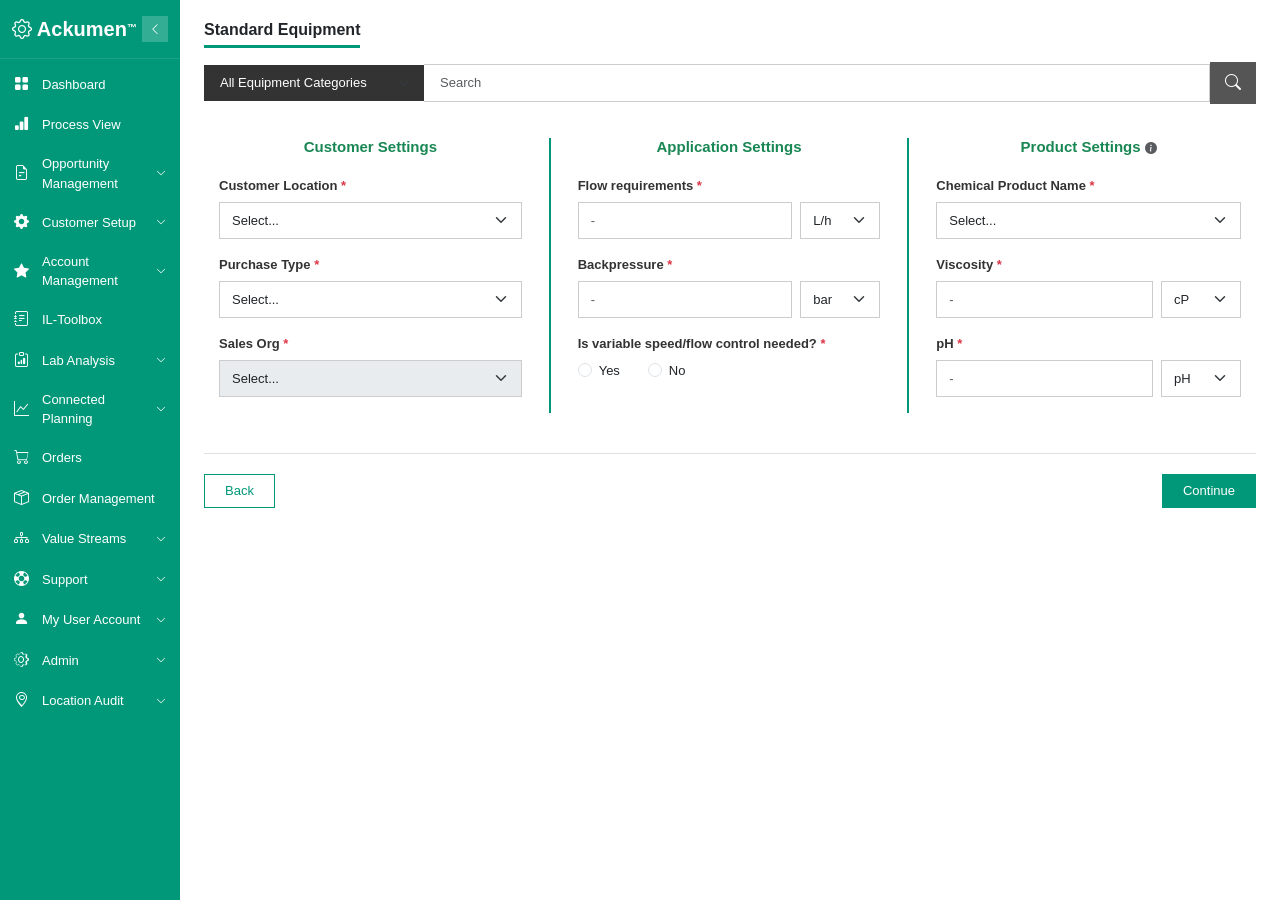
<file: pages/chemical-pump/index.html>
<!DOCTYPE html>
<html lang="en">
<head>
    <meta charset="UTF-8">
    <meta name="viewport" content="width=device-width, initial-scale=1.0">
    <title>Ackumen - Standard Equipment</title>
    <link href="https://cdn.jsdelivr.net/npm/bootstrap@5.3.0/dist/css/bootstrap.min.css" rel="stylesheet">
    <link href="https://cdn.jsdelivr.net/npm/bootstrap-icons@1.10.5/font/bootstrap-icons.css" rel="stylesheet">
    <link rel="stylesheet" href="chemical-pump.css">
</head>
<body>
    <!-- Sidebar -->
    <nav id="sidebar" class="sidebar">
        <div class="sidebar-header">
            <span class="brand-name"><i class="bi bi-gear"></i> Ackumen<sup>™</sup></span>
            <button class="sidebar-toggle" id="sidebarToggle">
                <i class="bi bi-chevron-left"></i>
            </button>
        </div>
        <ul class="sidebar-nav">
            <li class="nav-item">
                <a href="#"><i class="bi bi-grid-fill"></i><span>Dashboard</span></a>
            </li>
            <li class="nav-item">
                <a href="#"><i class="bi bi-bar-chart-fill"></i><span>Process View</span></a>
            </li>
            <li class="nav-item has-submenu">
                <a href="#"><i class="bi bi-file-earmark-text"></i><span>Opportunity Management</span><i class="bi bi-chevron-down ms-auto"></i></a>
            </li>
            <li class="nav-item has-submenu">
                <a href="#"><i class="bi bi-gear-fill"></i><span>Customer Setup</span><i class="bi bi-chevron-down ms-auto"></i></a>
            </li>
            <li class="nav-item has-submenu">
                <a href="#"><i class="bi bi-star-fill"></i><span>Account Management</span><i class="bi bi-chevron-down ms-auto"></i></a>
            </li>
            <li class="nav-item">
                <a href="#"><i class="bi bi-journal-text"></i><span>IL-Toolbox</span></a>
            </li>
            <li class="nav-item has-submenu">
                <a href="#"><i class="bi bi-clipboard-data"></i><span>Lab Analysis</span><i class="bi bi-chevron-down ms-auto"></i></a>
            </li>
            <li class="nav-item has-submenu">
                <a href="#"><i class="bi bi-graph-up"></i><span>Connected Planning</span><i class="bi bi-chevron-down ms-auto"></i></a>
            </li>
            <li class="nav-item">
                <a href="#"><i class="bi bi-cart"></i><span>Orders</span></a>
            </li>
            <li class="nav-item">
                <a href="#"><i class="bi bi-box-seam"></i><span>Order Management</span></a>
            </li>
            <li class="nav-item has-submenu">
                <a href="#"><i class="bi bi-diagram-3"></i><span>Value Streams</span><i class="bi bi-chevron-down ms-auto"></i></a>
            </li>
            <li class="nav-item has-submenu">
                <a href="#"><i class="bi bi-life-preserver"></i><span>Support</span><i class="bi bi-chevron-down ms-auto"></i></a>
            </li>
            <li class="nav-item has-submenu">
                <a href="#"><i class="bi bi-person-fill"></i><span>My User Account</span><i class="bi bi-chevron-down ms-auto"></i></a>
            </li>
            <li class="nav-item has-submenu">
                <a href="#"><i class="bi bi-gear"></i><span>Admin</span><i class="bi bi-chevron-down ms-auto"></i></a>
            </li>
            <li class="nav-item has-submenu">
                <a href="#"><i class="bi bi-geo-alt"></i><span>Location Audit</span><i class="bi bi-chevron-down ms-auto"></i></a>
            </li>
        </ul>
    </nav>

    <!-- Main Content Wrapper -->
    <div class="main-wrapper">
        <!-- Page Content -->
        <div class="page-content">
            <!-- Page Title -->
            <h5 class="page-title">Standard Equipment</h5>

            <!-- Search/Filter Bar -->
            <div class="filter-bar">
                <div class="category-dropdown">
                    <select class="form-select" id="categorySelect">
                        <option selected>All Equipment Categories</option>
                    </select>
                </div>
                <div class="search-input-wrapper">
                    <input type="text" class="form-control" placeholder="Search">
                </div>
                <button class="btn btn-search">
                    <i class="bi bi-search"></i>
                </button>
            </div>

            <!-- Settings Panel -->
            <div class="settings-panel">
                <div class="row">
                    <!-- Customer Settings -->
                    <div class="col-md-4">
                        <div class="settings-section">
                            <h6 class="section-title text-success">Customer Settings</h6>

                            <div class="form-group-custom">
                                <label class="form-label-custom">Customer Location <span class="required">*</span></label>
                                <select class="form-select" id="customerLocation">
                                    <option selected value="">Select...</option>
                                    <option value="gp-brewton">GP Brewton AL (US)</option>
                                    <option value="3m-brasil">3M Do Brasil Sumare SP (BR)</option>
                                    <option value="airuici-shanghai">Airuici Shanghai (CN)</option>
                                </select>
                            </div>

                            <div class="form-group-custom">
                                <label class="form-label-custom">Purchase Type <span class="required">*</span></label>
                                <select class="form-select" id="purchaseType">
                                    <option selected value="">Select...</option>
                                    <option value="resale">Capital/Expense</option>
                                    <option value="internal">Resale</option>
                                </select>
                            </div>

                            <div class="form-group-custom">
                                <label class="form-label-custom">Sales Org <span class="required">*</span></label>
                                <select class="form-select" id="salesOrg" disabled>
                                    <option selected value="">Select...</option>
                                </select>
                            </div>
                        </div>
                    </div>

                    <!-- Application Settings -->
                    <div class="col-md-4">
                        <div class="settings-section">
                            <h6 class="section-title text-success">Application Settings</h6>

                            <div class="form-group-custom">
                                <label class="form-label-custom">Flow requirements <span class="required">*</span></label>
                                <div class="input-with-unit">
                                    <input type="text" class="form-control" id="flowRequirements" placeholder="-">
                                    <select class="form-select unit-select" id="flowUnit">
                                        <option selected>L/h</option>
                                    </select>
                                </div>
                            </div>

                            <div class="form-group-custom">
                                <label class="form-label-custom">Backpressure <span class="required">*</span></label>
                                <div class="input-with-unit">
                                    <input type="text" class="form-control" id="backpressure" placeholder="-">
                                    <select class="form-select unit-select" id="pressureUnit">
                                        <option selected>bar</option>
                                    </select>
                                </div>
                            </div>

                            <div class="form-group-custom">
                                <label class="form-label-custom">Is variable speed/flow control needed? <span class="required">*</span></label>
                                <div class="radio-group">
                                    <div class="form-check form-check-inline">
                                        <input class="form-check-input" type="radio" name="variableSpeed" id="variableSpeedYes">
                                        <label class="form-check-label" for="variableSpeedYes">Yes</label>
                                    </div>
                                    <div class="form-check form-check-inline">
                                        <input class="form-check-input" type="radio" name="variableSpeed" id="variableSpeedNo">
                                        <label class="form-check-label" for="variableSpeedNo">No</label>
                                    </div>
                                </div>
                            </div>
                        </div>
                    </div>

                    <!-- Product Settings -->
                    <div class="col-md-4">
                        <div class="settings-section">
                            <h6 class="section-title text-success">Product Settings <i class="bi bi-info-circle-fill text-muted info-icon" data-bs-toggle="tooltip" data-bs-placement="top" data-bs-title="Auto-populated from database. Adjustments are welcome."></i></h6>

                            <div class="form-group-custom">
                                <label class="form-label-custom">Chemical Product Name <span class="required">*</span></label>
                                <select class="form-select" id="chemicalProduct">
                                    <option selected value="">Select...</option>
                                    <option value="product1">Product 1</option>
                                    <option value="product2">Product 2</option>
                                    <option value="product3">Product 3</option>
                                </select>
                            </div>

                            <div class="form-group-custom">
                                <label class="form-label-custom">Viscosity <span class="required">*</span></label>
                                <div class="input-with-unit">
                                    <input type="text" class="form-control" id="viscosity" placeholder="-">
                                    <select class="form-select unit-select">
                                        <option selected>cP</option>
                                    </select>
                                </div>
                            </div>

                            <div class="form-group-custom">
                                <label class="form-label-custom">pH <span class="required">*</span></label>
                                <div class="input-with-unit">
                                    <input type="text" class="form-control" id="phValue" placeholder="-">
                                    <select class="form-select unit-select">
                                        <option selected>pH</option>
                                    </select>
                                </div>
                            </div>
                        </div>
                    </div>
                </div>
            </div>

            <!-- Bottom Action Buttons -->
            <div class="bottom-actions">
                <a href="../eo/index.html" class="btn btn-outline-success btn-back">Back</a>
                <button class="btn btn-success btn-continue" id="continueBtn">Continue</button>
            </div>

            <!-- Recommendation Section (hidden initially) -->
            <div id="recommendationSection" class="recommendation-section" style="display: none;">
                <!-- CSE / Out-of-range Message -->
                <div id="cseMessage" class="cse-message" style="display: none;">
                    <p><strong>No standardized metering pump is available for this selection. Please modify your selection criteria or <a href="#">Click here</a> to proceed with a custom equipment order</strong></p>
                </div>

                <!-- Normal Recommendation Content -->
                <div id="recNormalContent">
                    <!-- Recommended Equipment -->
                    <div class="all-options-section" id="recommendedGroup">
                        <div class="all-options-header" data-bs-toggle="collapse" data-bs-target="#recommendedCollapse" aria-expanded="true" aria-controls="recommendedCollapse">
                            <span><i class="bi bi-chevron-right collapse-icon"></i> <span id="recommendedEquipmentTitle">Recommended Equipment (1)</span></span>
                        </div>
                        <div class="collapse show" id="recommendedCollapse">
                            <div class="all-options-body">
                                <div class="recommendation-card" id="recommendedEquipmentCard">
                                    <div class="rec-card-inner">
                                        <div class="rec-image">
                                            <img id="recEquipImage" src="../../assets/DDA.png" alt="Pump">
                                        </div>
                                        <div class="rec-details">
                                            <h6 id="recEquipName">Grundfos DDA-C FCM 17-10</h6>
                                            <div class="rec-detail-row">
                                                <span class="rec-label">SKU</span>
                                                <span class="rec-value" id="recEquipSKU">: 8000101</span>
                                            </div>
                                            <div class="rec-detail-row">
                                                <span class="rec-label">Lead Time</span>
                                                <span class="rec-value"><i class="bi bi-info-circle-fill text-muted"></i> : 30 days</span>
                                            </div>
                                            <div class="rec-detail-row" id="recEquipNote" style="display: none;">
                                                <span class="rec-label">Note</span>
                                                <span class="rec-value" id="recEquipNoteText"></span>
                                            </div>
                                        </div>
                                        <div class="rec-pricing">
                                            <div class="rec-detail-row">
                                                <span class="rec-label">Quantity</span>
                                                <span class="rec-value">: <input type="number" class="form-control form-control-sm d-inline-block quantity-input" value="1"></span>
                                            </div>
                                            <div class="rec-detail-row">
                                                <span class="rec-label">Recommended Price</span>
                                                <span class="rec-value"><i class="bi bi-info-circle-fill text-muted"></i> : <span id="recEquipPrice">1200</span> USD</span>
                                            </div>
                                            <div class="rec-detail-row">
                                                <span class="rec-label">Requested Price</span>
                                                <span class="rec-value"><i class="bi bi-info-circle-fill text-muted"></i>: <input type="number" class="form-control form-control-sm d-inline-block price-input" id="recEquipRequestedPrice" value="1400"> USD</span>
                                            </div>
                                        </div>
                                        <div class="rec-actions">
                                            <span class="badge bg-success recommended-badge">Recommended</span>
                                            <button class="btn btn-sm btn-success">Add to Cart</button>
                                            <button class="btn btn-sm btn-success">Order Now</button>
                                        </div>
                                    </div>
                                </div>
                            </div>
                        </div>
                    </div>
                    <!-- All Available Options (collapsible, closed by default) -->
                    <div class="all-options-section">
                        <div class="all-options-header" data-bs-toggle="collapse" data-bs-target="#allOptionsCollapse" aria-expanded="false" aria-controls="allOptionsCollapse">
                            <span><i class="bi bi-chevron-right collapse-icon"></i> All Available Options (9)</span>
                        </div>
                        <div class="collapse" id="allOptionsCollapse">
                            <div class="all-options-body">
                                <!-- DDA Family (Variable Speed) -->
                                <h6 class="all-options-subheader">DDA Family (Variable Speed)</h6>

                                <!-- Grundfos DDA-C FCM 17-10 -->
                                <div class="recommendation-card">
                                    <div class="rec-card-inner">
                                        <div class="rec-image">
                                            <img src="../../assets/DDA.png" alt="DDA Pump">
                                        </div>
                                        <div class="rec-details">
                                            <h6>Grundfos DDA-C FCM 17-10</h6>
                                            <div class="rec-detail-row">
                                                <span class="rec-label">SKU</span>
                                                <span class="rec-value">: 8000101</span>
                                            </div>
                                            <div class="rec-detail-row">
                                                <span class="rec-label">Lead Time</span>
                                                <span class="rec-value"><i class="bi bi-info-circle-fill text-muted"></i> : 30 days</span>
                                            </div>
                                            <div class="rec-detail-row">
                                                <span class="rec-label">Note</span>
                                                <span class="rec-value">: Built-in communications</span>
                                            </div>
                                        </div>
                                        <div class="rec-pricing">
                                            <div class="rec-detail-row">
                                                <span class="rec-label">Quantity</span>
                                                <span class="rec-value">: <input type="number" class="form-control form-control-sm d-inline-block quantity-input" value="1"></span>
                                            </div>
                                            <div class="rec-detail-row">
                                                <span class="rec-label">Recommended Price</span>
                                                <span class="rec-value"><i class="bi bi-info-circle-fill text-muted"></i> : 1200 USD</span>
                                            </div>
                                            <div class="rec-detail-row">
                                                <span class="rec-label">Requested Price</span>
                                                <span class="rec-value"><i class="bi bi-info-circle-fill text-muted"></i>: <input type="number" class="form-control form-control-sm d-inline-block price-input" value="1400"> USD</span>
                                            </div>
                                        </div>
                                        <div class="rec-actions">
                                            <button class="btn btn-sm btn-success">Add to Cart</button>
                                            <button class="btn btn-sm btn-success">Order Now</button>
                                        </div>
                                    </div>
                                </div>

                                <!-- Grundfos DDA FCM 60-10 -->
                                <div class="recommendation-card">
                                    <div class="rec-card-inner">
                                        <div class="rec-image">
                                            <img src="../../assets/DDA.png" alt="DDA Pump">
                                        </div>
                                        <div class="rec-details">
                                            <h6>Grundfos DDA FCM 60-10</h6>
                                            <div class="rec-detail-row">
                                                <span class="rec-label">SKU</span>
                                                <span class="rec-value">: 8000102</span>
                                            </div>
                                            <div class="rec-detail-row">
                                                <span class="rec-label">Lead Time</span>
                                                <span class="rec-value"><i class="bi bi-info-circle-fill text-muted"></i> : 30 days</span>
                                            </div>
                                            <div class="rec-detail-row">
                                                <span class="rec-label">Note</span>
                                                <span class="rec-value">: With Ebox and CIM 200</span>
                                            </div>
                                        </div>
                                        <div class="rec-pricing">
                                            <div class="rec-detail-row">
                                                <span class="rec-label">Quantity</span>
                                                <span class="rec-value">: <input type="number" class="form-control form-control-sm d-inline-block quantity-input" value="1"></span>
                                            </div>
                                            <div class="rec-detail-row">
                                                <span class="rec-label">Recommended Price</span>
                                                <span class="rec-value"><i class="bi bi-info-circle-fill text-muted"></i> : 1450 USD</span>
                                            </div>
                                            <div class="rec-detail-row">
                                                <span class="rec-label">Requested Price</span>
                                                <span class="rec-value"><i class="bi bi-info-circle-fill text-muted"></i>: <input type="number" class="form-control form-control-sm d-inline-block price-input" value="1600"> USD</span>
                                            </div>
                                        </div>
                                        <div class="rec-actions">
                                            <button class="btn btn-sm btn-success">Add to Cart</button>
                                            <button class="btn btn-sm btn-success">Order Now</button>
                                        </div>
                                    </div>
                                </div>

                                <!-- Grundfos DDA FCM 120-7 -->
                                <div class="recommendation-card">
                                    <div class="rec-card-inner">
                                        <div class="rec-image">
                                            <img src="../../assets/DDA.png" alt="DDA Pump">
                                        </div>
                                        <div class="rec-details">
                                            <h6>Grundfos DDA FCM 120-7</h6>
                                            <div class="rec-detail-row">
                                                <span class="rec-label">SKU</span>
                                                <span class="rec-value">: 8000103</span>
                                            </div>
                                            <div class="rec-detail-row">
                                                <span class="rec-label">Lead Time</span>
                                                <span class="rec-value"><i class="bi bi-info-circle-fill text-muted"></i> : 30 days</span>
                                            </div>
                                            <div class="rec-detail-row">
                                                <span class="rec-label">Note</span>
                                                <span class="rec-value">: With Ebox and CIM 200</span>
                                            </div>
                                        </div>
                                        <div class="rec-pricing">
                                            <div class="rec-detail-row">
                                                <span class="rec-label">Quantity</span>
                                                <span class="rec-value">: <input type="number" class="form-control form-control-sm d-inline-block quantity-input" value="1"></span>
                                            </div>
                                            <div class="rec-detail-row">
                                                <span class="rec-label">Recommended Price</span>
                                                <span class="rec-value"><i class="bi bi-info-circle-fill text-muted"></i> : 1650 USD</span>
                                            </div>
                                            <div class="rec-detail-row">
                                                <span class="rec-label">Requested Price</span>
                                                <span class="rec-value"><i class="bi bi-info-circle-fill text-muted"></i>: <input type="number" class="form-control form-control-sm d-inline-block price-input" value="1800"> USD</span>
                                            </div>
                                        </div>
                                        <div class="rec-actions">
                                            <button class="btn btn-sm btn-success">Add to Cart</button>
                                            <button class="btn btn-sm btn-success">Order Now</button>
                                        </div>
                                    </div>
                                </div>

                                <!-- Grundfos DDA FCM 200-4 -->
                                <div class="recommendation-card">
                                    <div class="rec-card-inner">
                                        <div class="rec-image">
                                            <img src="../../assets/DDA.png" alt="DDA Pump">
                                        </div>
                                        <div class="rec-details">
                                            <h6>Grundfos DDA FCM 200-4</h6>
                                            <div class="rec-detail-row">
                                                <span class="rec-label">SKU</span>
                                                <span class="rec-value">: 8000104</span>
                                            </div>
                                            <div class="rec-detail-row">
                                                <span class="rec-label">Lead Time</span>
                                                <span class="rec-value"><i class="bi bi-info-circle-fill text-muted"></i> : 30 days</span>
                                            </div>
                                            <div class="rec-detail-row">
                                                <span class="rec-label">Note</span>
                                                <span class="rec-value">: With Ebox and CIM 200</span>
                                            </div>
                                        </div>
                                        <div class="rec-pricing">
                                            <div class="rec-detail-row">
                                                <span class="rec-label">Quantity</span>
                                                <span class="rec-value">: <input type="number" class="form-control form-control-sm d-inline-block quantity-input" value="1"></span>
                                            </div>
                                            <div class="rec-detail-row">
                                                <span class="rec-label">Recommended Price</span>
                                                <span class="rec-value"><i class="bi bi-info-circle-fill text-muted"></i> : 1850 USD</span>
                                            </div>
                                            <div class="rec-detail-row">
                                                <span class="rec-label">Requested Price</span>
                                                <span class="rec-value"><i class="bi bi-info-circle-fill text-muted"></i>: <input type="number" class="form-control form-control-sm d-inline-block price-input" value="2000"> USD</span>
                                            </div>
                                        </div>
                                        <div class="rec-actions">
                                            <button class="btn btn-sm btn-success">Add to Cart</button>
                                            <button class="btn btn-sm btn-success">Order Now</button>
                                        </div>
                                    </div>
                                </div>

                                <!-- DDE Family (Fixed Speed) -->
                                <h6 class="all-options-subheader">DDE Family (Fixed Speed)</h6>

                                <!-- Grundfos DDE 6-10 -->
                                <div class="recommendation-card">
                                    <div class="rec-card-inner">
                                        <div class="rec-image">
                                            <img src="../../assets/DDE.png" alt="DDE Pump">
                                        </div>
                                        <div class="rec-details">
                                            <h6>Grundfos DDE 6-10</h6>
                                            <div class="rec-detail-row">
                                                <span class="rec-label">SKU</span>
                                                <span class="rec-value">: 8000201</span>
                                            </div>
                                            <div class="rec-detail-row">
                                                <span class="rec-label">Lead Time</span>
                                                <span class="rec-value"><i class="bi bi-info-circle-fill text-muted"></i> : 30 days</span>
                                            </div>
                                        </div>
                                        <div class="rec-pricing">
                                            <div class="rec-detail-row">
                                                <span class="rec-label">Quantity</span>
                                                <span class="rec-value">: <input type="number" class="form-control form-control-sm d-inline-block quantity-input" value="1"></span>
                                            </div>
                                            <div class="rec-detail-row">
                                                <span class="rec-label">Recommended Price</span>
                                                <span class="rec-value"><i class="bi bi-info-circle-fill text-muted"></i> : 850 USD</span>
                                            </div>
                                            <div class="rec-detail-row">
                                                <span class="rec-label">Requested Price</span>
                                                <span class="rec-value"><i class="bi bi-info-circle-fill text-muted"></i>: <input type="number" class="form-control form-control-sm d-inline-block price-input" value="950"> USD</span>
                                            </div>
                                        </div>
                                        <div class="rec-actions">
                                            <button class="btn btn-sm btn-success">Add to Cart</button>
                                            <button class="btn btn-sm btn-success">Order Now</button>
                                        </div>
                                    </div>
                                </div>

                                <!-- Grundfos DDE 60-10 -->
                                <div class="recommendation-card">
                                    <div class="rec-card-inner">
                                        <div class="rec-image">
                                            <img src="../../assets/DDE.png" alt="DDE Pump">
                                        </div>
                                        <div class="rec-details">
                                            <h6>Grundfos DDE 60-10</h6>
                                            <div class="rec-detail-row">
                                                <span class="rec-label">SKU</span>
                                                <span class="rec-value">: 8000202</span>
                                            </div>
                                            <div class="rec-detail-row">
                                                <span class="rec-label">Lead Time</span>
                                                <span class="rec-value"><i class="bi bi-info-circle-fill text-muted"></i> : 30 days</span>
                                            </div>
                                        </div>
                                        <div class="rec-pricing">
                                            <div class="rec-detail-row">
                                                <span class="rec-label">Quantity</span>
                                                <span class="rec-value">: <input type="number" class="form-control form-control-sm d-inline-block quantity-input" value="1"></span>
                                            </div>
                                            <div class="rec-detail-row">
                                                <span class="rec-label">Recommended Price</span>
                                                <span class="rec-value"><i class="bi bi-info-circle-fill text-muted"></i> : 1100 USD</span>
                                            </div>
                                            <div class="rec-detail-row">
                                                <span class="rec-label">Requested Price</span>
                                                <span class="rec-value"><i class="bi bi-info-circle-fill text-muted"></i>: <input type="number" class="form-control form-control-sm d-inline-block price-input" value="1250"> USD</span>
                                            </div>
                                        </div>
                                        <div class="rec-actions">
                                            <button class="btn btn-sm btn-success">Add to Cart</button>
                                            <button class="btn btn-sm btn-success">Order Now</button>
                                        </div>
                                    </div>
                                </div>

                                <!-- Grundfos DDE 120-7 -->
                                <div class="recommendation-card">
                                    <div class="rec-card-inner">
                                        <div class="rec-image">
                                            <img src="../../assets/DDE.png" alt="DDE Pump">
                                        </div>
                                        <div class="rec-details">
                                            <h6>Grundfos DDE 120-7</h6>
                                            <div class="rec-detail-row">
                                                <span class="rec-label">SKU</span>
                                                <span class="rec-value">: 8000203</span>
                                            </div>
                                            <div class="rec-detail-row">
                                                <span class="rec-label">Lead Time</span>
                                                <span class="rec-value"><i class="bi bi-info-circle-fill text-muted"></i> : 30 days</span>
                                            </div>
                                        </div>
                                        <div class="rec-pricing">
                                            <div class="rec-detail-row">
                                                <span class="rec-label">Quantity</span>
                                                <span class="rec-value">: <input type="number" class="form-control form-control-sm d-inline-block quantity-input" value="1"></span>
                                            </div>
                                            <div class="rec-detail-row">
                                                <span class="rec-label">Recommended Price</span>
                                                <span class="rec-value"><i class="bi bi-info-circle-fill text-muted"></i> : 1350 USD</span>
                                            </div>
                                            <div class="rec-detail-row">
                                                <span class="rec-label">Requested Price</span>
                                                <span class="rec-value"><i class="bi bi-info-circle-fill text-muted"></i>: <input type="number" class="form-control form-control-sm d-inline-block price-input" value="1500"> USD</span>
                                            </div>
                                        </div>
                                        <div class="rec-actions">
                                            <button class="btn btn-sm btn-success">Add to Cart</button>
                                            <button class="btn btn-sm btn-success">Order Now</button>
                                        </div>
                                    </div>
                                </div>

                                <!-- Grundfos DDE 200-4 -->
                                <div class="recommendation-card">
                                    <div class="rec-card-inner">
                                        <div class="rec-image">
                                            <img src="../../assets/DDE.png" alt="DDE Pump">
                                        </div>
                                        <div class="rec-details">
                                            <h6>Grundfos DDE 200-4</h6>
                                            <div class="rec-detail-row">
                                                <span class="rec-label">SKU</span>
                                                <span class="rec-value">: 8000204</span>
                                            </div>
                                            <div class="rec-detail-row">
                                                <span class="rec-label">Lead Time</span>
                                                <span class="rec-value"><i class="bi bi-info-circle-fill text-muted"></i> : 30 days</span>
                                            </div>
                                        </div>
                                        <div class="rec-pricing">
                                            <div class="rec-detail-row">
                                                <span class="rec-label">Quantity</span>
                                                <span class="rec-value">: <input type="number" class="form-control form-control-sm d-inline-block quantity-input" value="1"></span>
                                            </div>
                                            <div class="rec-detail-row">
                                                <span class="rec-label">Recommended Price</span>
                                                <span class="rec-value"><i class="bi bi-info-circle-fill text-muted"></i> : 1550 USD</span>
                                            </div>
                                            <div class="rec-detail-row">
                                                <span class="rec-label">Requested Price</span>
                                                <span class="rec-value"><i class="bi bi-info-circle-fill text-muted"></i>: <input type="number" class="form-control form-control-sm d-inline-block price-input" value="1700"> USD</span>
                                            </div>
                                        </div>
                                        <div class="rec-actions">
                                            <button class="btn btn-sm btn-success">Add to Cart</button>
                                            <button class="btn btn-sm btn-success">Order Now</button>
                                        </div>
                                    </div>
                                </div>

                                <!-- LATAM -->
                                <h6 class="all-options-subheader">LATAM Region</h6>

                                <!-- Prominent Metering Pump -->
                                <div class="recommendation-card">
                                    <div class="rec-card-inner">
                                        <div class="rec-image">
                                            <img src="../../assets/Prominent Pump.jpg" alt="Prominent Pump">
                                        </div>
                                        <div class="rec-details">
                                            <h6>Prominent Metering Pump</h6>
                                            <div class="rec-detail-row">
                                                <span class="rec-label">SKU</span>
                                                <span class="rec-value">: 8000301</span>
                                            </div>
                                            <div class="rec-detail-row">
                                                <span class="rec-label">Lead Time</span>
                                                <span class="rec-value"><i class="bi bi-info-circle-fill text-muted"></i> : 45 days</span>
                                            </div>
                                        </div>
                                        <div class="rec-pricing">
                                            <div class="rec-detail-row">
                                                <span class="rec-label">Quantity</span>
                                                <span class="rec-value">: <input type="number" class="form-control form-control-sm d-inline-block quantity-input" value="1"></span>
                                            </div>
                                            <div class="rec-detail-row">
                                                <span class="rec-label">Recommended Price</span>
                                                <span class="rec-value"><i class="bi bi-info-circle-fill text-muted"></i> : 900 USD</span>
                                            </div>
                                            <div class="rec-detail-row">
                                                <span class="rec-label">Requested Price</span>
                                                <span class="rec-value"><i class="bi bi-info-circle-fill text-muted"></i>: <input type="number" class="form-control form-control-sm d-inline-block price-input" value="1050"> USD</span>
                                            </div>
                                        </div>
                                        <div class="rec-actions">
                                            <button class="btn btn-sm btn-success">Add to Cart</button>
                                            <button class="btn btn-sm btn-success">Order Now</button>
                                        </div>
                                    </div>
                                </div>
                            </div>
                        </div>
                    </div>
                </div><!-- end recNormalContent -->

                <!-- Bottom Actions for Recommendation -->
                <div class="bottom-actions" id="recBottomActions">
                    <button class="btn btn-outline-success btn-back" id="recBackBtn">Back</button>
                    <div>
                        <button class="btn btn-success me-2">Add to Cart</button>
                        <button class="btn btn-success">Order Now</button>
                    </div>
                </div>
            </div>
        </div>
    </div>

    <script src="https://cdn.jsdelivr.net/npm/bootstrap@5.3.0/dist/js/bootstrap.bundle.min.js"></script>
    <script src="chemical-pump.js"></script>

    <!-- Toast for validation -->
    <div class="toast-container position-fixed top-0 start-50 translate-middle-x p-3" style="z-index: 1100;">
        <div id="validationToast" class="toast align-items-center text-bg-danger border-0" role="alert" aria-live="assertive" aria-atomic="true">
            <div class="d-flex">
                <div class="toast-body">
                    Please fill all the required fields
                </div>
                <button type="button" class="btn-close btn-close-white me-2 m-auto" data-bs-dismiss="toast" aria-label="Close"></button>
            </div>
        </div>
    </div>
</body>
</html>
</file>
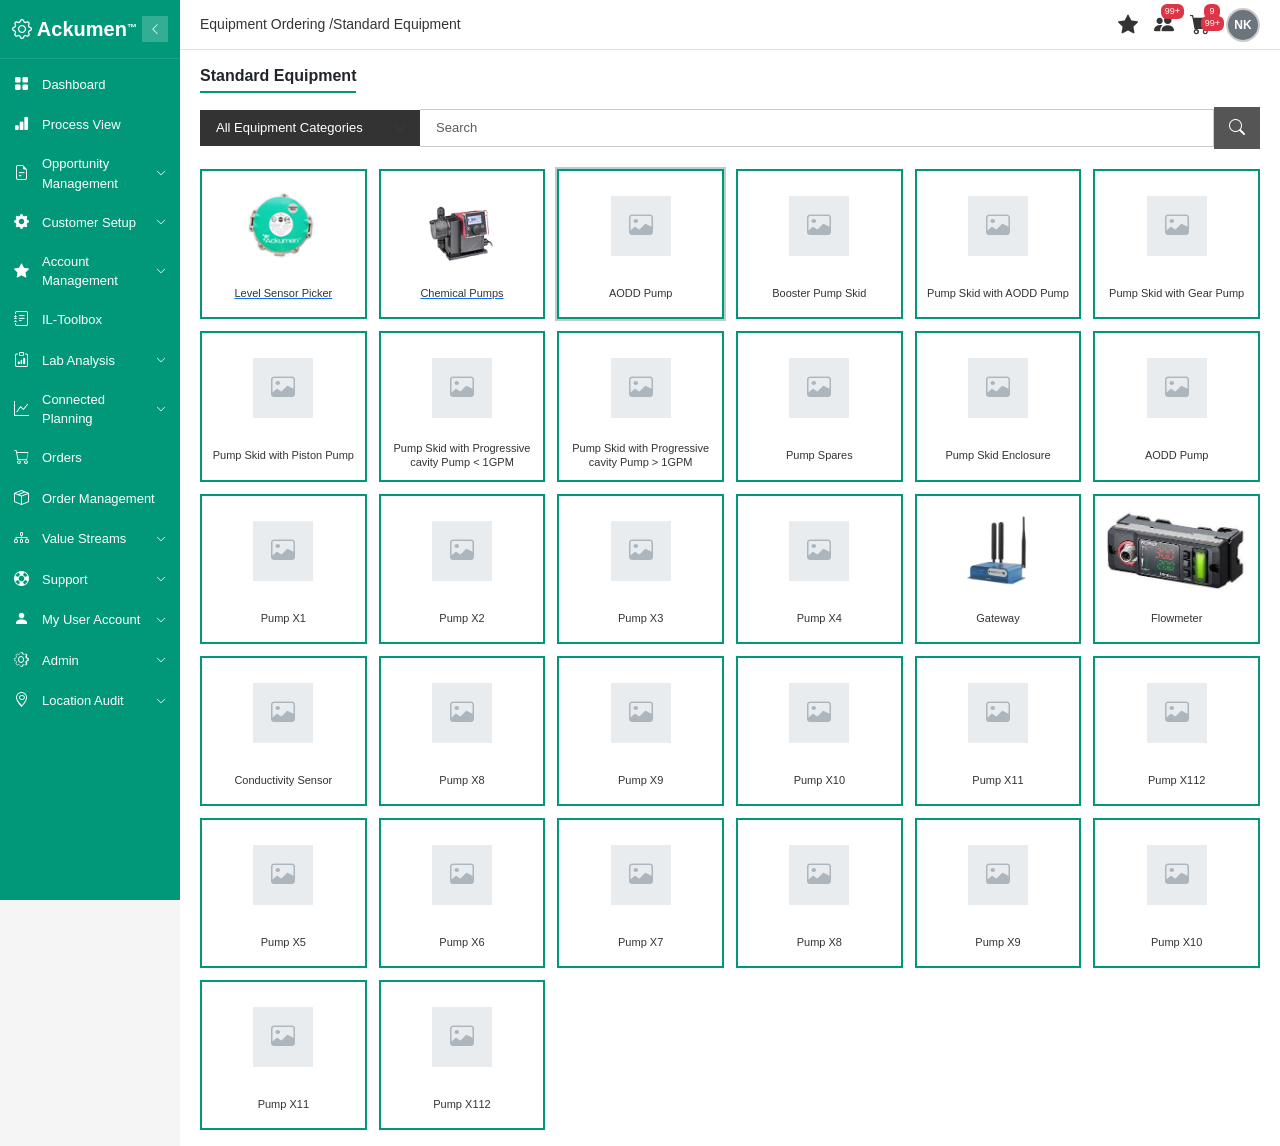
<file: pages/eo/index.html>
<!DOCTYPE html>
<html lang="en">
<head>
    <meta charset="UTF-8">
    <meta name="viewport" content="width=device-width, initial-scale=1.0">
    <title>Ackumen - Equipment Ordering</title>
    <link href="https://cdn.jsdelivr.net/npm/bootstrap@5.3.0/dist/css/bootstrap.min.css" rel="stylesheet">
    <link href="https://cdn.jsdelivr.net/npm/bootstrap-icons@1.10.5/font/bootstrap-icons.css" rel="stylesheet">
    <link rel="stylesheet" href="eo.css">
</head>
<body>
    <!-- Sidebar -->
    <nav id="sidebar" class="sidebar">
        <div class="sidebar-header">
            <img src="../../assets/buckman-logo.png" alt="Ackumen" class="sidebar-logo" style="display:none;">
            <span class="brand-name"><i class="bi bi-gear"></i> Ackumen<sup>™</sup></span>
            <button class="sidebar-toggle" id="sidebarToggle">
                <i class="bi bi-chevron-left"></i>
            </button>
        </div>
        <ul class="sidebar-nav">
            <li class="nav-item">
                <a href="#"><i class="bi bi-grid-fill"></i><span>Dashboard</span></a>
            </li>
            <li class="nav-item">
                <a href="#"><i class="bi bi-bar-chart-fill"></i><span>Process View</span></a>
            </li>
            <li class="nav-item has-submenu">
                <a href="#"><i class="bi bi-file-earmark-text"></i><span>Opportunity Management</span><i class="bi bi-chevron-down ms-auto"></i></a>
            </li>
            <li class="nav-item has-submenu">
                <a href="#"><i class="bi bi-gear-fill"></i><span>Customer Setup</span><i class="bi bi-chevron-down ms-auto"></i></a>
            </li>
            <li class="nav-item has-submenu">
                <a href="#"><i class="bi bi-star-fill"></i><span>Account Management</span><i class="bi bi-chevron-down ms-auto"></i></a>
            </li>
            <li class="nav-item">
                <a href="#"><i class="bi bi-journal-text"></i><span>IL-Toolbox</span></a>
            </li>
            <li class="nav-item has-submenu">
                <a href="#"><i class="bi bi-clipboard-data"></i><span>Lab Analysis</span><i class="bi bi-chevron-down ms-auto"></i></a>
            </li>
            <li class="nav-item has-submenu">
                <a href="#"><i class="bi bi-graph-up"></i><span>Connected Planning</span><i class="bi bi-chevron-down ms-auto"></i></a>
            </li>
            <li class="nav-item">
                <a href="#"><i class="bi bi-cart"></i><span>Orders</span></a>
            </li>
            <li class="nav-item">
                <a href="#"><i class="bi bi-box-seam"></i><span>Order Management</span></a>
            </li>
            <li class="nav-item has-submenu">
                <a href="#"><i class="bi bi-diagram-3"></i><span>Value Streams</span><i class="bi bi-chevron-down ms-auto"></i></a>
            </li>
            <li class="nav-item has-submenu">
                <a href="#"><i class="bi bi-life-preserver"></i><span>Support</span><i class="bi bi-chevron-down ms-auto"></i></a>
            </li>
            <li class="nav-item has-submenu">
                <a href="#"><i class="bi bi-person-fill"></i><span>My User Account</span><i class="bi bi-chevron-down ms-auto"></i></a>
            </li>
            <li class="nav-item has-submenu">
                <a href="#"><i class="bi bi-gear"></i><span>Admin</span><i class="bi bi-chevron-down ms-auto"></i></a>
            </li>
            <li class="nav-item has-submenu">
                <a href="#"><i class="bi bi-geo-alt"></i><span>Location Audit</span><i class="bi bi-chevron-down ms-auto"></i></a>
            </li>
        </ul>
    </nav>

    <!-- Main Content Wrapper -->
    <div class="main-wrapper">
        <!-- Top Header -->
        <header class="top-header">
            <div class="header-left">
                <h6 class="mb-0">Equipment Ordering /Standard Equipment</h6>
            </div>
            <div class="header-right">
                <a href="#" class="header-icon"><i class="bi bi-star-fill"></i></a>
                <a href="#" class="header-icon position-relative">
                    <i class="bi bi-people-fill"></i>
                    <span class="notification-badge">99+</span>
                </a>
                <a href="#" class="header-icon position-relative">
                    <i class="bi bi-cart-fill"></i>
                    <span class="notification-badge">9</span>
                    <span class="notification-badge second-badge">99+</span>
                </a>
                <div class="user-avatar">NK</div>
            </div>
        </header>

        <!-- Page Content -->
        <div class="page-content">
            <!-- Page Title -->
            <h5 class="page-title">Standard Equipment</h5>

            <!-- Search/Filter Bar -->
            <div class="filter-bar">
                <div class="category-dropdown">
                    <select class="form-select" id="categorySelect">
                        <option selected>All Equipment Categories</option>
                    </select>
                </div>
                <div class="search-input-wrapper">
                    <input type="text" class="form-control" placeholder="Search">
                </div>
                <button class="btn btn-search">
                    <i class="bi bi-search"></i>
                </button>
            </div>

            <!-- Equipment Grid -->
            <div class="equipment-grid">
                <!-- Row 1 -->
                <a class="equipment-card" href="../level-sensor/index.html">
                    <div class="card-image">
                        <img src="../../assets/Tank Level Sensor.png" alt="Tank Level Sensors">
                    </div>
                    <div class="card-label">Level Sensor Picker</div>
                </a>
                <a class="equipment-card" href="../chemical-pump/index.html">
                    <div class="card-image">
                        <img src="../../assets/Chemical Pump.png" alt="Chemical Pumps">
                    </div>
                    <div class="card-label">Chemical Pumps</div>
                </a>
                <div class="equipment-card highlighted">
                    <div class="card-image">
                        <div class="img-placeholder"><i class="bi bi-image"></i></div>
                    </div>
                    <div class="card-label">AODD Pump</div>
                </div>
                <div class="equipment-card">
                    <div class="card-image">
                        <div class="img-placeholder"><i class="bi bi-image"></i></div>
                    </div>
                    <div class="card-label">Booster Pump Skid</div>
                </div>
                <div class="equipment-card">
                    <div class="card-image">
                        <div class="img-placeholder"><i class="bi bi-image"></i></div>
                    </div>
                    <div class="card-label">Pump Skid with AODD Pump</div>
                </div>
                <div class="equipment-card">
                    <div class="card-image">
                        <div class="img-placeholder"><i class="bi bi-image"></i></div>
                    </div>
                    <div class="card-label">Pump Skid with Gear Pump</div>
                </div>
                <div class="equipment-card">
                    <div class="card-image">
                        <div class="img-placeholder"><i class="bi bi-image"></i></div>
                    </div>
                    <div class="card-label">Pump Skid with Piston Pump</div>
                </div>
                <div class="equipment-card">
                    <div class="card-image">
                        <div class="img-placeholder"><i class="bi bi-image"></i></div>
                    </div>
                    <div class="card-label">Pump Skid with Progressive cavity Pump &lt; 1GPM</div>
                </div>

                <!-- Row 2 -->
                <div class="equipment-card">
                    <div class="card-image">
                        <div class="img-placeholder"><i class="bi bi-image"></i></div>
                    </div>
                    <div class="card-label">Pump Skid with Progressive cavity Pump &gt; 1GPM</div>
                </div>
                <div class="equipment-card">
                    <div class="card-image">
                        <div class="img-placeholder"><i class="bi bi-image"></i></div>
                    </div>
                    <div class="card-label">Pump Spares</div>
                </div>
                <div class="equipment-card">
                    <div class="card-image">
                        <div class="img-placeholder"><i class="bi bi-image"></i></div>
                    </div>
                    <div class="card-label">Pump Skid Enclosure</div>
                </div>
                <div class="equipment-card">
                    <div class="card-image">
                        <div class="img-placeholder"><i class="bi bi-image"></i></div>
                    </div>
                    <div class="card-label">AODD Pump</div>
                </div>
                <div class="equipment-card">
                    <div class="card-image">
                        <div class="img-placeholder"><i class="bi bi-image"></i></div>
                    </div>
                    <div class="card-label">Pump X1</div>
                </div>
                <div class="equipment-card">
                    <div class="card-image">
                        <div class="img-placeholder"><i class="bi bi-image"></i></div>
                    </div>
                    <div class="card-label">Pump X2</div>
                </div>
                <div class="equipment-card">
                    <div class="card-image">
                        <div class="img-placeholder"><i class="bi bi-image"></i></div>
                    </div>
                    <div class="card-label">Pump X3</div>
                </div>
                <div class="equipment-card">
                    <div class="card-image">
                        <div class="img-placeholder"><i class="bi bi-image"></i></div>
                    </div>
                    <div class="card-label">Pump X4</div>
                </div>

                <!-- Row 3 -->
                <div class="equipment-card">
                    <div class="card-image">
                        <img src="../../assets/multitech-gateway.png" alt="Gateway">
                    </div>
                    <div class="card-label">Gateway</div>
                </div>
                <div class="equipment-card">
                    <div class="card-image">
                        <img src="../../assets/keyence-meter.png" alt="Flowmeter">
                    </div>
                    <div class="card-label">Flowmeter</div>
                </div>
                <div class="equipment-card">
                    <div class="card-image">
                        <div class="img-placeholder"><i class="bi bi-image"></i></div>
                    </div>
                    <div class="card-label">Conductivity Sensor</div>
                </div>
                <div class="equipment-card">
                    <div class="card-image">
                        <div class="img-placeholder"><i class="bi bi-image"></i></div>
                    </div>
                    <div class="card-label">Pump X8</div>
                </div>
                <div class="equipment-card">
                    <div class="card-image">
                        <div class="img-placeholder"><i class="bi bi-image"></i></div>
                    </div>
                    <div class="card-label">Pump X9</div>
                </div>
                <div class="equipment-card">
                    <div class="card-image">
                        <div class="img-placeholder"><i class="bi bi-image"></i></div>
                    </div>
                    <div class="card-label">Pump X10</div>
                </div>
                <div class="equipment-card">
                    <div class="card-image">
                        <div class="img-placeholder"><i class="bi bi-image"></i></div>
                    </div>
                    <div class="card-label">Pump X11</div>
                </div>
                <div class="equipment-card">
                    <div class="card-image">
                        <div class="img-placeholder"><i class="bi bi-image"></i></div>
                    </div>
                    <div class="card-label">Pump X112</div>
                </div>

                <!-- Row 4 -->
                <div class="equipment-card">
                    <div class="card-image">
                        <div class="img-placeholder"><i class="bi bi-image"></i></div>
                    </div>
                    <div class="card-label">Pump X5</div>
                </div>
                <div class="equipment-card">
                    <div class="card-image">
                        <div class="img-placeholder"><i class="bi bi-image"></i></div>
                    </div>
                    <div class="card-label">Pump X6</div>
                </div>
                <div class="equipment-card">
                    <div class="card-image">
                        <div class="img-placeholder"><i class="bi bi-image"></i></div>
                    </div>
                    <div class="card-label">Pump X7</div>
                </div>
                <div class="equipment-card">
                    <div class="card-image">
                        <div class="img-placeholder"><i class="bi bi-image"></i></div>
                    </div>
                    <div class="card-label">Pump X8</div>
                </div>
                <div class="equipment-card">
                    <div class="card-image">
                        <div class="img-placeholder"><i class="bi bi-image"></i></div>
                    </div>
                    <div class="card-label">Pump X9</div>
                </div>
                <div class="equipment-card">
                    <div class="card-image">
                        <div class="img-placeholder"><i class="bi bi-image"></i></div>
                    </div>
                    <div class="card-label">Pump X10</div>
                </div>
                <div class="equipment-card">
                    <div class="card-image">
                        <div class="img-placeholder"><i class="bi bi-image"></i></div>
                    </div>
                    <div class="card-label">Pump X11</div>
                </div>
                <div class="equipment-card">
                    <div class="card-image">
                        <div class="img-placeholder"><i class="bi bi-image"></i></div>
                    </div>
                    <div class="card-label">Pump X112</div>
                </div>
            </div>
        </div>
    </div>

    <script src="https://cdn.jsdelivr.net/npm/bootstrap@5.3.0/dist/js/bootstrap.bundle.min.js"></script>
    <script src="eo.js"></script>
</body>
</html>
</file>
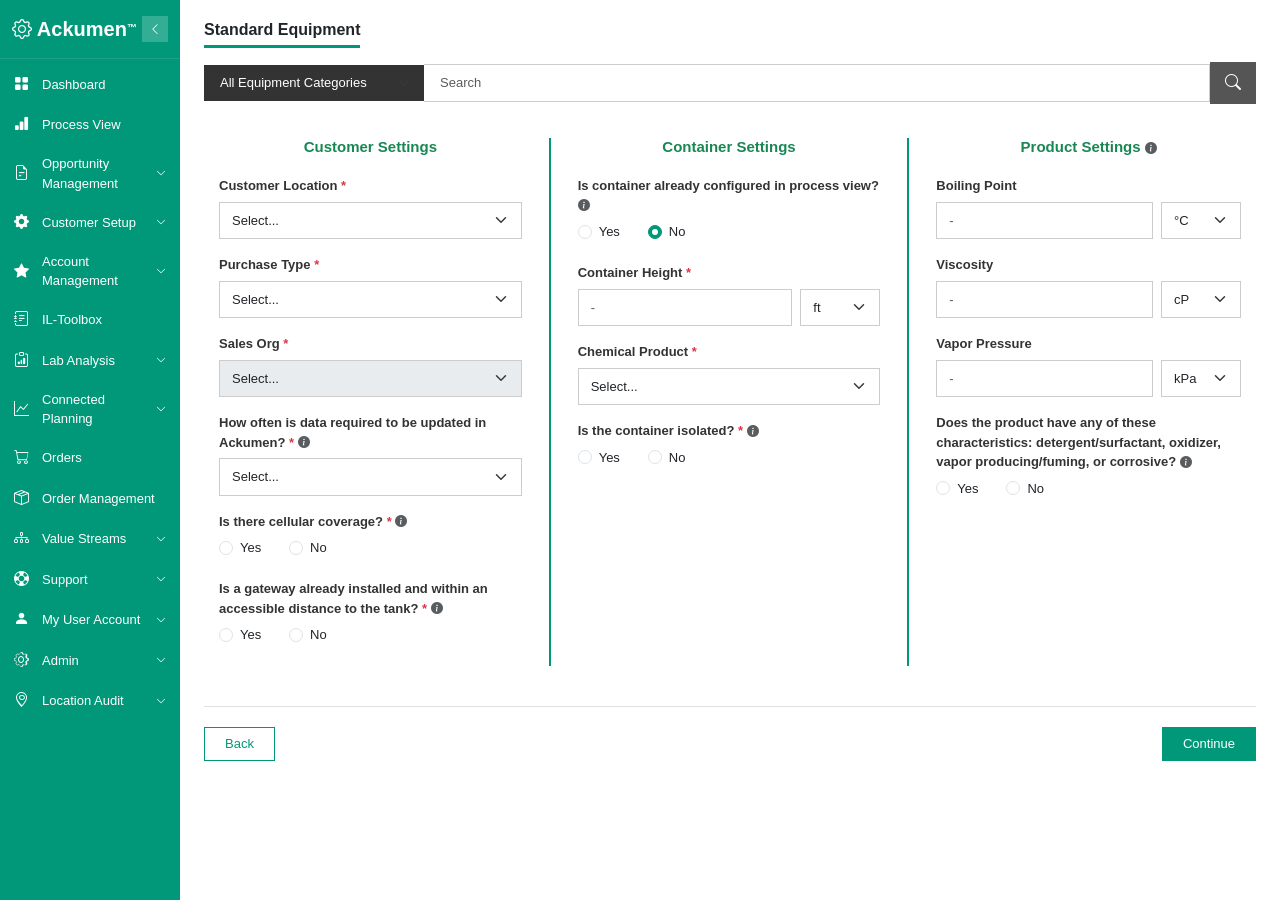
<file: pages/level-sensor/index.html>
<!DOCTYPE html>
<html lang="en">
<head>
    <meta charset="UTF-8">
    <meta name="viewport" content="width=device-width, initial-scale=1.0">
    <title>Ackumen - Standard Equipment</title>
    <link href="https://cdn.jsdelivr.net/npm/bootstrap@5.3.0/dist/css/bootstrap.min.css" rel="stylesheet">
    <link href="https://cdn.jsdelivr.net/npm/bootstrap-icons@1.10.5/font/bootstrap-icons.css" rel="stylesheet">
    <link rel="stylesheet" href="level-sensor.css">
</head>
<body>
    <!-- Sidebar -->
    <nav id="sidebar" class="sidebar">
        <div class="sidebar-header">
            <span class="brand-name"><i class="bi bi-gear"></i> Ackumen<sup>™</sup></span>
            <button class="sidebar-toggle" id="sidebarToggle">
                <i class="bi bi-chevron-left"></i>
            </button>
        </div>
        <ul class="sidebar-nav">
            <li class="nav-item">
                <a href="#"><i class="bi bi-grid-fill"></i><span>Dashboard</span></a>
            </li>
            <li class="nav-item">
                <a href="#"><i class="bi bi-bar-chart-fill"></i><span>Process View</span></a>
            </li>
            <li class="nav-item has-submenu">
                <a href="#"><i class="bi bi-file-earmark-text"></i><span>Opportunity Management</span><i class="bi bi-chevron-down ms-auto"></i></a>
            </li>
            <li class="nav-item has-submenu">
                <a href="#"><i class="bi bi-gear-fill"></i><span>Customer Setup</span><i class="bi bi-chevron-down ms-auto"></i></a>
            </li>
            <li class="nav-item has-submenu">
                <a href="#"><i class="bi bi-star-fill"></i><span>Account Management</span><i class="bi bi-chevron-down ms-auto"></i></a>
            </li>
            <li class="nav-item">
                <a href="#"><i class="bi bi-journal-text"></i><span>IL-Toolbox</span></a>
            </li>
            <li class="nav-item has-submenu">
                <a href="#"><i class="bi bi-clipboard-data"></i><span>Lab Analysis</span><i class="bi bi-chevron-down ms-auto"></i></a>
            </li>
            <li class="nav-item has-submenu">
                <a href="#"><i class="bi bi-graph-up"></i><span>Connected Planning</span><i class="bi bi-chevron-down ms-auto"></i></a>
            </li>
            <li class="nav-item">
                <a href="#"><i class="bi bi-cart"></i><span>Orders</span></a>
            </li>
            <li class="nav-item">
                <a href="#"><i class="bi bi-box-seam"></i><span>Order Management</span></a>
            </li>
            <li class="nav-item has-submenu">
                <a href="#"><i class="bi bi-diagram-3"></i><span>Value Streams</span><i class="bi bi-chevron-down ms-auto"></i></a>
            </li>
            <li class="nav-item has-submenu">
                <a href="#"><i class="bi bi-life-preserver"></i><span>Support</span><i class="bi bi-chevron-down ms-auto"></i></a>
            </li>
            <li class="nav-item has-submenu">
                <a href="#"><i class="bi bi-person-fill"></i><span>My User Account</span><i class="bi bi-chevron-down ms-auto"></i></a>
            </li>
            <li class="nav-item has-submenu">
                <a href="#"><i class="bi bi-gear"></i><span>Admin</span><i class="bi bi-chevron-down ms-auto"></i></a>
            </li>
            <li class="nav-item has-submenu">
                <a href="#"><i class="bi bi-geo-alt"></i><span>Location Audit</span><i class="bi bi-chevron-down ms-auto"></i></a>
            </li>
        </ul>
    </nav>

    <!-- Main Content Wrapper -->
    <div class="main-wrapper">
        <!-- Page Content -->
        <div class="page-content">
            <!-- Page Title -->
            <h5 class="page-title">Standard Equipment</h5>

            <!-- Search/Filter Bar -->
            <div class="filter-bar">
                <div class="category-dropdown">
                    <select class="form-select" id="categorySelect">
                        <option selected>All Equipment Categories</option>
                    </select>
                </div>
                <div class="search-input-wrapper">
                    <input type="text" class="form-control" placeholder="Search">
                </div>
                <button class="btn btn-search">
                    <i class="bi bi-search"></i>
                </button>
            </div>

            <!-- Settings Panel -->
            <div class="settings-panel">
                <div class="row">
                    <!-- Customer Settings -->
                    <div class="col-md-4">
                        <div class="settings-section">
                            <h6 class="section-title text-success">Customer Settings</h6>

                            <div class="form-group-custom">
                                <label class="form-label-custom">Customer Location <span class="required">*</span></label>
                                <select class="form-select" id="customerLocation">
                                    <option selected value="">Select...</option>
                                    <option value="gp-brewton">GP Brewton AL (US)</option>
                                    <option value="3m-brasil">3M Do Brasil Sumare SP (BR)</option>
                                    <option value="airuici-shanghai">Airuici Shanghai (CN)</option>
                                </select>
                            </div>

                            <div class="form-group-custom">
                                <label class="form-label-custom">Purchase Type <span class="required">*</span></label>
                                <select class="form-select" id="purchaseType">
                                    <option selected value="">Select...</option>
                                    <option value="resale">Capital/Expense</option>
                                    <option value="internal">Resale</option>
                                </select>
                            </div>

                            <div class="form-group-custom">
                                <label class="form-label-custom">Sales Org <span class="required">*</span></label>
                                <select class="form-select" id="salesOrg" disabled>
                                    <option selected value="">Select...</option>
                                </select>
                            </div>

                            <div class="form-group-custom">
                                <label class="form-label-custom">How often is data required to be updated in Ackumen? <span class="required">*</span> <i class="bi bi-info-circle-fill text-muted info-icon" data-bs-toggle="tooltip" data-bs-placement="top" data-bs-title="Ultrasonic sensors are able to send data to Ackumen every hour. Radar sensors can measure data every hour, but cannot send data to Ackumen more frequently than every 6 hours because the battery will be drained rapidly."></i></label>
                                <select class="form-select" id="ackumenDataUpdateFrequency" required>
                                    <option selected value="">Select...</option>
                                    <option value="every-hour">Every hour</option>
                                    <option value="every-6-hours">Every 6+ hours</option>
                                </select>
                            </div>

                            <div class="form-group-custom">
                                <label class="form-label-custom">Is there cellular coverage? <span class="required">*</span> <i class="bi bi-info-circle-fill text-muted info-icon" data-bs-toggle="tooltip" data-bs-placement="top" data-bs-title="Cellular coverage is required for both the radar and ultrasonic level sensor options. For ultrasonic sensors, a gateway is used. For radar sensors, no gateway is required as the devices have a cellular modem embedded in the sensor. If there is no cellular coverage where the sensor will be installed, and the gateway (if applicable) cannot be moved to a location where there is suitable coverage, please consult your CSE team for alternate options."></i></label>
                                <div class="radio-group">
                                    <div class="form-check form-check-inline">
                                        <input class="form-check-input" type="radio" name="cellularCoverage" id="cellularYes">
                                        <label class="form-check-label" for="cellularYes">Yes</label>
                                    </div>
                                    <div class="form-check form-check-inline">
                                        <input class="form-check-input" type="radio" name="cellularCoverage" id="cellularNo">
                                        <label class="form-check-label" for="cellularNo">No</label>
                                    </div>
                                </div>
                            </div>

                            <div class="form-group-custom">
                                <label class="form-label-custom">Is a gateway already installed and within an accessible distance to the tank? <span class="required">*</span> <i class="bi bi-info-circle-fill text-muted info-icon" data-bs-toggle="tooltip" data-bs-placement="top" data-bs-title="Gateway must be located where cell coverage exists without significant objects between sensor and gateway, such as thick concrete walls. Line of sight between gateway and sensor is preferred."></i></label>
                                <div class="radio-group">
                                    <div class="form-check form-check-inline">
                                        <input class="form-check-input" type="radio" name="gatewayInstalled" id="gatewayYes">
                                        <label class="form-check-label" for="gatewayYes">Yes</label>
                                    </div>
                                    <div class="form-check form-check-inline">
                                        <input class="form-check-input" type="radio" name="gatewayInstalled" id="gatewayNo">
                                        <label class="form-check-label" for="gatewayNo">No</label>
                                    </div>
                                </div>
                            </div>
                        </div>
                    </div>

                    <!-- Container Settings -->
                    <div class="col-md-4">
                        <div class="settings-section">
                            <h6 class="section-title text-success">Container Settings</h6>

                            <div class="form-group-custom">
                                <label class="form-label-custom">Is container already configured in process view? <i class="bi bi-info-circle-fill text-muted info-icon" data-bs-toggle="tooltip" data-bs-placement="top" data-bs-title="Get process view configured container information to fill data."></i></label>
                                <div class="radio-group">
                                    <div class="form-check form-check-inline">
                                        <input class="form-check-input" type="radio" name="containerConfigured" id="containerConfiguredYes">
                                        <label class="form-check-label" for="containerConfiguredYes">Yes</label>
                                    </div>
                                    <div class="form-check form-check-inline">
                                        <input class="form-check-input" type="radio" name="containerConfigured" id="containerConfiguredNo" checked>
                                        <label class="form-check-label" for="containerConfiguredNo">No</label>
                                    </div>
                                </div>
                                <select class="form-select d-none" id="selectContainer" disabled>
                                    <option selected value="">Select...</option>
                                    <option value="container1">Container Configuration 1</option>
                                    <option value="container2">Container Configuration 2</option>
                                    <option value="container3">Container Configuration 3</option>
                                </select>
                            </div>

                            <div class="form-group-custom">
                                <label class="form-label-custom">Container Height <span class="required">*</span></label>
                                <div class="input-with-unit">
                                    <input type="text" class="form-control" id="containerHeightInput" placeholder="-">
                                    <select class="form-select unit-select" id="containerHeightUnit">
                                        <option selected>ft</option>
                                        <option>m</option>
                                    </select>
                                </div>
                            </div>

                            <div class="form-group-custom">
                                <label class="form-label-custom">Chemical Product <span class="required">*</span></label>
                                <select class="form-select" id="productStored">
                                    <option selected value="">Select...</option>
                                    <option value="product1">Product 1</option>
                                    <option value="product2">Product 2</option>
                                    <option value="product3">Product 3</option>
                                </select>
                            </div>

                            <div class="form-group-custom">
                                <label class="form-label-custom">Is the container isolated? <span class="required">*</span> <i class="bi bi-info-circle-fill text-muted info-icon" data-bs-toggle="tooltip" data-bs-placement="top" data-bs-title="With no other containers close by that need level monitoring now or in the future"></i></label>
                                <div class="radio-group">
                                    <div class="form-check form-check-inline">
                                        <input class="form-check-input" type="radio" name="containerIsolated" id="isolatedYes">
                                        <label class="form-check-label" for="isolatedYes">Yes</label>
                                    </div>
                                    <div class="form-check form-check-inline">
                                        <input class="form-check-input" type="radio" name="containerIsolated" id="isolatedNo">
                                        <label class="form-check-label" for="isolatedNo">No</label>
                                    </div>
                                </div>
                            </div>
                        </div>
                    </div>

                    <!-- Product Settings -->
                    <div class="col-md-4">
                        <div class="settings-section">
                            <h6 class="section-title text-success">Product Settings <i class="bi bi-info-circle-fill text-muted info-icon" data-bs-toggle="tooltip" data-bs-placement="top" data-bs-title="Auto-populated based on product selection. Adjust values if necessary."></i></h6>

                            <div class="form-group-custom">
                                <label class="form-label-custom">Boiling Point</label>
                                <div class="input-with-unit">
                                    <input type="text" class="form-control" id="boilingPoint" placeholder="-">
                                    <select class="form-select unit-select">
                                        <option selected>°C</option>
                                        <option>°F</option>
                                    </select>
                                </div>
                            </div>

                            <div class="form-group-custom">
                                <label class="form-label-custom">Viscosity</label>
                                <div class="input-with-unit">
                                    <input type="text" class="form-control" id="viscosity" placeholder="-">
                                    <select class="form-select unit-select">
                                        <option selected>cP</option>
                                    </select>
                                </div>
                            </div>

                            <div class="form-group-custom">
                                <label class="form-label-custom">Vapor Pressure</label>
                                <div class="input-with-unit">
                                    <input type="text" class="form-control" id="vaporPressure" placeholder="-">
                                    <select class="form-select unit-select">
                                        <option selected>kPa</option>
                                    </select>
                                </div>
                            </div>

                            <div class="form-group-custom">
                                <label class="form-label-custom">Does the product have any of these characteristics: detergent/surfactant, oxidizer, vapor producing/fuming, or corrosive? <i class="bi bi-info-circle-fill text-muted info-icon" data-bs-toggle="tooltip" data-bs-placement="top" data-bs-title="Detergent/surfactant products are likely to foam. Oxidizer, vapor-producing/fuming, and corrosive products can interfere with sensing performance."></i></label>
                                <div class="radio-group">
                                    <div class="form-check form-check-inline">
                                        <input class="form-check-input" type="radio" name="productProperties" id="productPropertiesYes">
                                        <label class="form-check-label" for="productPropertiesYes">Yes</label>
                                    </div>
                                    <div class="form-check form-check-inline">
                                        <input class="form-check-input" type="radio" name="productProperties" id="productPropertiesNo">
                                        <label class="form-check-label" for="productPropertiesNo">No</label>
                                    </div>
                                </div>
                            </div>
                        </div>
                    </div>
                </div>
            </div>

            <!-- Bottom Action Buttons -->
            <div class="bottom-actions">
                <a href="../eo/index.html" class="btn btn-outline-success btn-back">Back</a>
                <button class="btn btn-success btn-continue" id="continueBtn">Continue</button>
            </div>

            <!-- Recommendation Section (hidden initially) -->
            <div id="recommendationSection" class="recommendation-section" style="display: none;">
                <!-- CSE Message (shown when custom sensor required) -->
                <div id="cseMessage" class="cse-message" style="display: none;">
                    <p><strong>No standardized equipment is available for this selection. Please modify your selection criteria or <a href="#">Click here</a> to proceed with a custom equipment order</strong></p>
                </div>

                <!-- Normal Recommendation Content -->
                <div id="recNormalContent">
                <!-- Recommended Equipment -->
                <div class="all-options-section" id="recommendedGroup">
                    <div class="all-options-header" data-bs-toggle="collapse" data-bs-target="#recommendedCollapse" aria-expanded="true" aria-controls="recommendedCollapse">
                        <span><i class="bi bi-chevron-right collapse-icon"></i> <span id="recommendedEquipmentTitle">Recommended Equipment (1)</span></span>
                    </div>
                    <div class="collapse show" id="recommendedCollapse">
                        <div class="all-options-body">
                            <div class="recommendation-card" id="recommendedEquipmentCard">
                                <div class="rec-card-inner">
                                    <div class="rec-image">
                                        <img id="recEquipImage" src="../../assets/Tank Level Sensor.png" alt="Sensor">
                                    </div>
                                    <div class="rec-details">
                                        <h6 id="recEquipName">Tekelek Ultrasonic LoRa Sensor</h6>
                                        <div class="rec-detail-row">
                                            <span class="rec-label">SKU</span>
                                            <span class="rec-value" id="recEquipSKU">: 7000642</span>
                                        </div>
                                                                            </div>
                                    <div class="rec-pricing">
                                        <div class="rec-detail-row">
                                            <span class="rec-label">Quantity</span>
                                            <span class="rec-value">: <input type="number" class="form-control form-control-sm d-inline-block quantity-input" value="1"></span>
                                        </div>
                                        <div class="rec-detail-row">
                                            <span class="rec-label">Recommended Price</span>
                                            <span class="rec-value"><i class="bi bi-info-circle-fill text-muted"></i> : <span id="recEquipPrice">250</span> USD</span>
                                        </div>
                                                                            </div>
                                    <div class="rec-actions">
                                        <span class="badge bg-success recommended-badge">Recommended</span>
                                        <button class="btn btn-sm btn-success">Add to Cart</button>
                                    </div>
                                </div>
                            </div>
                        </div>
                    </div>
                </div>

                <!-- Accessories -->
                <div class="all-options-section" id="accessoriesGroup" style="display: none;">
                    <div class="all-options-header" data-bs-toggle="collapse" data-bs-target="#accessoriesCollapse" aria-expanded="true" aria-controls="accessoriesCollapse">
                        <span><i class="bi bi-chevron-right collapse-icon"></i> Accessories (1)</span>
                    </div>
                    <div class="collapse show" id="accessoriesCollapse">
                        <div class="all-options-body">
                            <div class="recommendation-card">
                                <div class="rec-card-inner">
                                    <div class="rec-image">
                                        <img src="../../assets/multitech-gateway.png" alt="MT Gateway">
                                    </div>
                                    <div class="rec-details">
                                        <h6>MT Gateway</h6>
                                        <div class="rec-detail-row">
                                            <span class="rec-label">SKU</span>
                                            <span class="rec-value">: 7000643</span>
                                        </div>
                                                                            </div>
                                    <div class="rec-pricing">
                                        <div class="rec-detail-row">
                                            <span class="rec-label">Quantity</span>
                                            <span class="rec-value">: <input type="number" class="form-control form-control-sm d-inline-block quantity-input" value="1"></span>
                                        </div>
                                        <div class="rec-detail-row">
                                            <span class="rec-label">Recommended Price</span>
                                            <span class="rec-value"><i class="bi bi-info-circle-fill text-muted"></i> : 600 USD</span>
                                        </div>
                                                                            </div>
                                    <div class="rec-actions">
                                        <button class="btn btn-sm btn-success">Add to Cart</button>
                                    </div>
                                </div>
                            </div>
                        </div>
                    </div>
                </div>
                <!-- All Available Options (collapsible, closed by default) -->
                <div class="all-options-section">
                    <div class="all-options-header" data-bs-toggle="collapse" data-bs-target="#allOptionsCollapse" aria-expanded="false" aria-controls="allOptionsCollapse">
                        <span><i class="bi bi-chevron-right collapse-icon"></i> All Available Options (5)</span>
                    </div>
                    <div class="collapse" id="allOptionsCollapse">
                        <div class="all-options-body">
                            <!-- Tekelek Ultrasonic LoRa Sensor -->
                            <div class="recommendation-card">
                                <div class="rec-card-inner">
                                    <div class="rec-image">
                                        <img src="../../assets/Ultrasonic Sensor.png" alt="Ultrasonic Sensor">
                                    </div>
                                    <div class="rec-details">
                                        <h6>Tekelek Ultrasonic LoRa Sensor</h6>
                                        <div class="rec-detail-row">
                                            <span class="rec-label">SKU</span>
                                            <span class="rec-value">: 7000642</span>
                                        </div>
                                                                            </div>
                                    <div class="rec-pricing">
                                        <div class="rec-detail-row">
                                            <span class="rec-label">Quantity</span>
                                            <span class="rec-value">: <input type="number" class="form-control form-control-sm d-inline-block quantity-input" value="0"></span>
                                        </div>
                                        <div class="rec-detail-row">
                                            <span class="rec-label">Recommended Price</span>
                                            <span class="rec-value"><i class="bi bi-info-circle-fill text-muted"></i> : 250 USD</span>
                                        </div>
                                                                            </div>
                                    <div class="rec-actions">
                                        <button class="btn btn-sm btn-success">Add to Cart</button>
                                    </div>
                                </div>
                            </div>

                            <!-- Tekelek Ultrasonic Long Range LoRa Sensor -->
                            <div class="recommendation-card">
                                <div class="rec-card-inner">
                                    <div class="rec-image">
                                        <img src="../../assets/Ultrasonic Sensor.png" alt="Ultrasonic Sensor">
                                    </div>
                                    <div class="rec-details">
                                        <h6>Tekelek Ultrasonic Long Range LoRa Sensor</h6>
                                        <div class="rec-detail-row">
                                            <span class="rec-label">SKU</span>
                                            <span class="rec-value">: 7000644</span>
                                        </div>
                                                                            </div>
                                    <div class="rec-pricing">
                                        <div class="rec-detail-row">
                                            <span class="rec-label">Quantity</span>
                                            <span class="rec-value">: <input type="number" class="form-control form-control-sm d-inline-block quantity-input" value="0"></span>
                                        </div>
                                        <div class="rec-detail-row">
                                            <span class="rec-label">Recommended Price</span>
                                            <span class="rec-value"><i class="bi bi-info-circle-fill text-muted"></i> : 320 USD</span>
                                        </div>
                                                                            </div>
                                    <div class="rec-actions">
                                        <button class="btn btn-sm btn-success">Add to Cart</button>
                                    </div>
                                </div>
                            </div>

                            <!-- Tekelek Radar: Noninvasive Mount -->
                            <div class="recommendation-card">
                                <div class="rec-card-inner">
                                    <div class="rec-image">
                                        <img src="../../assets/Radar Sensor.png" alt="Radar Sensor">
                                    </div>
                                    <div class="rec-details">
                                        <h6>Tekelek Radar: Noninvasive Mount</h6>
                                        <div class="rec-detail-row">
                                            <span class="rec-label">SKU</span>
                                            <span class="rec-value">: 7000650</span>
                                        </div>
                                                                            </div>
                                    <div class="rec-pricing">
                                        <div class="rec-detail-row">
                                            <span class="rec-label">Quantity</span>
                                            <span class="rec-value">: <input type="number" class="form-control form-control-sm d-inline-block quantity-input" value="0"></span>
                                        </div>
                                        <div class="rec-detail-row">
                                            <span class="rec-label">Recommended Price</span>
                                            <span class="rec-value"><i class="bi bi-info-circle-fill text-muted"></i> : 450 USD</span>
                                        </div>
                                                                            </div>
                                    <div class="rec-actions">
                                        <button class="btn btn-sm btn-success">Add to Cart</button>
                                    </div>
                                </div>
                            </div>

                            <!-- Tekelek Radar: Invasive Mount -->
                            <div class="recommendation-card">
                                <div class="rec-card-inner">
                                    <div class="rec-image">
                                        <img src="../../assets/Radar Sensor.png" alt="Radar Sensor">
                                    </div>
                                    <div class="rec-details">
                                        <h6>Tekelek Radar: Invasive Mount</h6>
                                        <div class="rec-detail-row">
                                            <span class="rec-label">SKU</span>
                                            <span class="rec-value">: 7000651</span>
                                        </div>
                                                                            </div>
                                    <div class="rec-pricing">
                                        <div class="rec-detail-row">
                                            <span class="rec-label">Quantity</span>
                                            <span class="rec-value">: <input type="number" class="form-control form-control-sm d-inline-block quantity-input" value="0"></span>
                                        </div>
                                        <div class="rec-detail-row">
                                            <span class="rec-label">Recommended Price</span>
                                            <span class="rec-value"><i class="bi bi-info-circle-fill text-muted"></i> : 480 USD</span>
                                        </div>
                                                                            </div>
                                    <div class="rec-actions">
                                        <button class="btn btn-sm btn-success">Add to Cart</button>
                                    </div>
                                </div>
                            </div>

                            <!-- Milesight (APAC/China) -->
                            <div class="recommendation-card">
                                <div class="rec-card-inner">
                                    <div class="rec-image">
                                        <img src="../../assets/Milesight.jpg" alt="Milesight Sensor">
                                    </div>
                                    <div class="rec-details">
                                        <h6>Milesight</h6>
                                        <div class="rec-detail-row">
                                            <span class="rec-label">SKU</span>
                                            <span class="rec-value">: 7000650</span>
                                        </div>
                                                                            </div>
                                    <div class="rec-pricing">
                                        <div class="rec-detail-row">
                                            <span class="rec-label">Quantity</span>
                                            <span class="rec-value">: <input type="number" class="form-control form-control-sm d-inline-block quantity-input" value="0"></span>
                                        </div>
                                        <div class="rec-detail-row">
                                            <span class="rec-label">Recommended Price</span>
                                            <span class="rec-value"><i class="bi bi-info-circle-fill text-muted"></i> : 350 USD</span>
                                        </div>
                                                                            </div>
                                    <div class="rec-actions">
                                        <button class="btn btn-sm btn-success">Add to Cart</button>
                                    </div>
                                </div>
                            </div>
                        </div>
                    </div>
                </div>
                </div><!-- end recNormalContent -->

                <!-- Bottom Actions for Recommendation -->
                <div class="bottom-actions" id="recBottomActions">
                    <button class="btn btn-outline-success btn-back" id="recBackBtn">Back</button>
                    <div>
                        <button class="btn btn-success me-2">Add to Cart</button>
                    </div>
                </div>
            </div>
        </div>
    </div>

    <script src="https://cdn.jsdelivr.net/npm/bootstrap@5.3.0/dist/js/bootstrap.bundle.min.js"></script>
    <script src="level-sensor.js"></script>

    <!-- Toast for validation -->
    <div class="toast-container position-fixed top-0 start-50 translate-middle-x p-3" style="z-index: 1100;">
        <div id="validationToast" class="toast align-items-center text-bg-danger border-0" role="alert" aria-live="assertive" aria-atomic="true">
            <div class="d-flex">
                <div class="toast-body">
                    Please fill all the required fields
                </div>
                <button type="button" class="btn-close btn-close-white me-2 m-auto" data-bs-dismiss="toast" aria-label="Close"></button>
            </div>
        </div>
    </div>
</body>
</html>
</file>
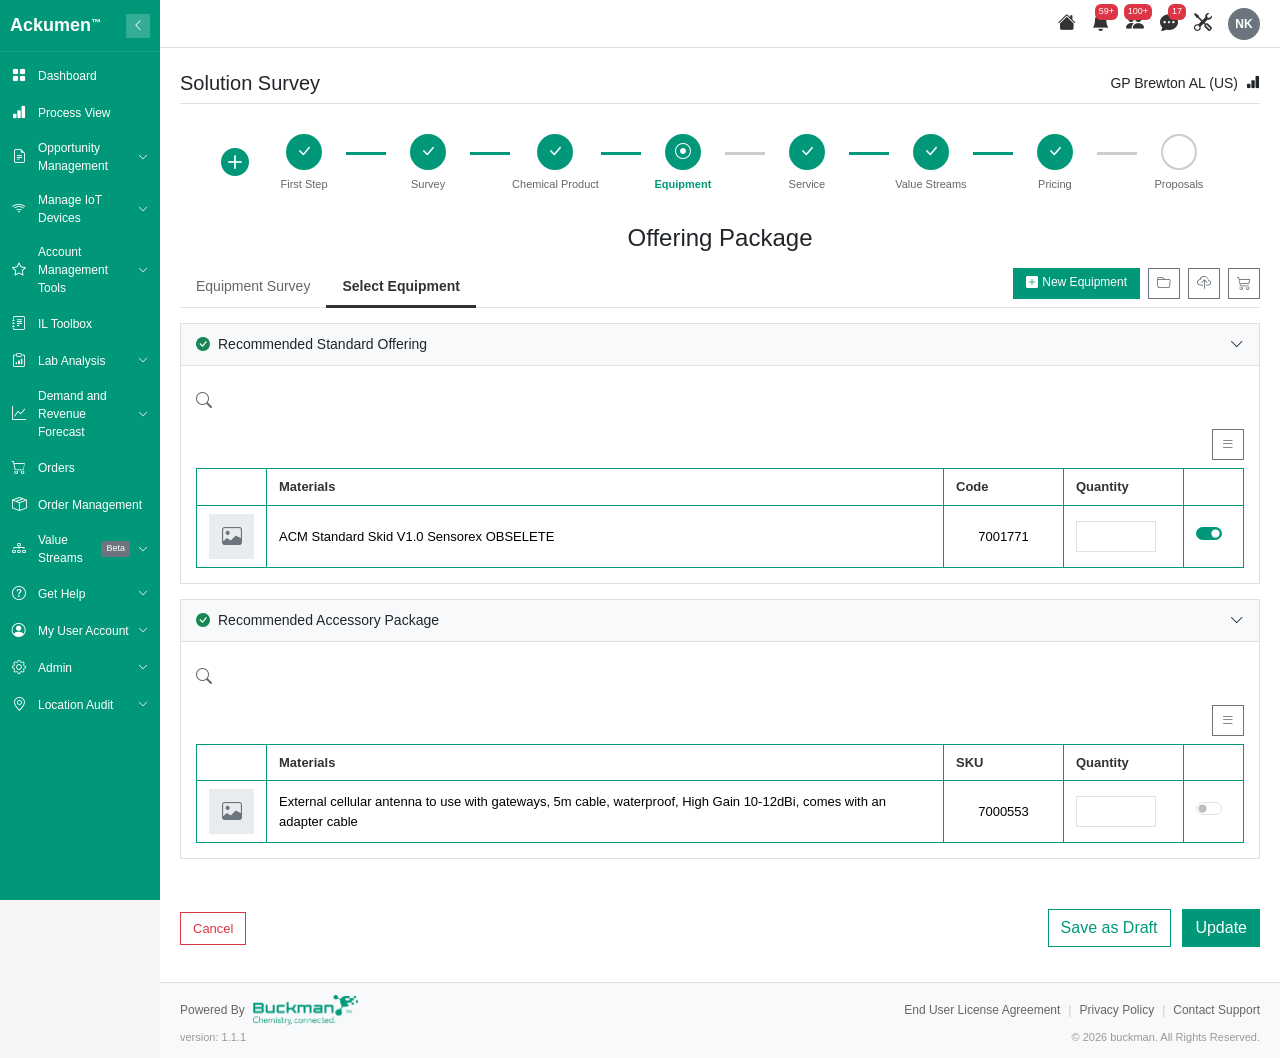
<file: pages/stp/index.html>
<!DOCTYPE html>
<html lang="en">
<head>
    <meta charset="UTF-8">
    <meta name="viewport" content="width=device-width, initial-scale=1.0">
    <title>Ackumen - Solution Survey</title>
    <link href="https://cdn.jsdelivr.net/npm/bootstrap@5.3.0/dist/css/bootstrap.min.css" rel="stylesheet">
    <link href="https://cdn.jsdelivr.net/npm/bootstrap-icons@1.10.5/font/bootstrap-icons.css" rel="stylesheet">
    <link rel="stylesheet" href="stp.css">
</head>
<body>
    <!-- Sidebar -->
    <nav id="sidebar" class="sidebar">
        <div class="sidebar-header">
            <span class="brand-name">Ackumen<sup>™</sup></span>
            <button class="sidebar-toggle" id="sidebarToggle">
                <i class="bi bi-chevron-left"></i>
            </button>
        </div>
        <ul class="sidebar-nav">
            <li class="nav-item">
                <a href="#"><i class="bi bi-grid-fill"></i><span>Dashboard</span></a>
            </li>
            <li class="nav-item">
                <a href="#"><i class="bi bi-bar-chart-fill"></i><span>Process View</span></a>
            </li>
            <li class="nav-item has-submenu">
                <a href="#"><i class="bi bi-file-earmark-text"></i><span>Opportunity Management</span><i class="bi bi-chevron-down ms-auto"></i></a>
            </li>
            <li class="nav-item has-submenu">
                <a href="#"><i class="bi bi-wifi"></i><span>Manage IoT Devices</span><i class="bi bi-chevron-down ms-auto"></i></a>
            </li>
            <li class="nav-item has-submenu">
                <a href="#"><i class="bi bi-star"></i><span>Account Management Tools</span><i class="bi bi-chevron-down ms-auto"></i></a>
            </li>
            <li class="nav-item">
                <a href="#"><i class="bi bi-journal-text"></i><span>IL Toolbox</span></a>
            </li>
            <li class="nav-item has-submenu">
                <a href="#"><i class="bi bi-clipboard-data"></i><span>Lab Analysis</span><i class="bi bi-chevron-down ms-auto"></i></a>
            </li>
            <li class="nav-item has-submenu">
                <a href="#"><i class="bi bi-graph-up"></i><span>Demand and Revenue Forecast</span><i class="bi bi-chevron-down ms-auto"></i></a>
            </li>
            <li class="nav-item">
                <a href="#"><i class="bi bi-cart"></i><span>Orders</span></a>
            </li>
            <li class="nav-item">
                <a href="#"><i class="bi bi-box-seam"></i><span>Order Management</span></a>
            </li>
            <li class="nav-item has-submenu">
                <a href="#"><i class="bi bi-diagram-3"></i><span>Value Streams</span><span class="badge-beta">Beta</span><i class="bi bi-chevron-down ms-auto"></i></a>
            </li>
            <li class="nav-item has-submenu">
                <a href="#"><i class="bi bi-question-circle"></i><span>Get Help</span><i class="bi bi-chevron-down ms-auto"></i></a>
            </li>
            <li class="nav-item has-submenu">
                <a href="#"><i class="bi bi-person-circle"></i><span>My User Account</span><i class="bi bi-chevron-down ms-auto"></i></a>
            </li>
            <li class="nav-item has-submenu">
                <a href="#"><i class="bi bi-gear"></i><span>Admin</span><i class="bi bi-chevron-down ms-auto"></i></a>
            </li>
            <li class="nav-item has-submenu">
                <a href="#"><i class="bi bi-geo-alt"></i><span>Location Audit</span><i class="bi bi-chevron-down ms-auto"></i></a>
            </li>
        </ul>
    </nav>

    <!-- Main Content Wrapper -->
    <div class="main-wrapper">
        <!-- Top Header -->
        <header class="top-header">
            <div class="header-right">
                <a href="#" class="header-icon"><i class="bi bi-house-fill"></i></a>
                <a href="#" class="header-icon position-relative">
                    <i class="bi bi-bell-fill"></i>
                    <span class="notification-badge">59+</span>
                </a>
                <a href="#" class="header-icon position-relative">
                    <i class="bi bi-people-fill"></i>
                    <span class="notification-badge">100+</span>
                </a>
                <a href="#" class="header-icon position-relative">
                    <i class="bi bi-chat-dots-fill"></i>
                    <span class="notification-badge">17</span>
                </a>
                <a href="#" class="header-icon"><i class="bi bi-tools"></i></a>
                <div class="user-avatar">NK</div>
            </div>
        </header>

        <!-- Page Content -->
        <div class="page-content">
            <!-- Solution Survey Header -->
            <div class="survey-header">
                <h5 class="mb-0">Solution Survey</h5>
                <div class="d-flex align-items-center">
                    <span class="me-2">GP Brewton AL (US)</span>
                    <i class="bi bi-bar-chart-fill text-dark"></i>
                </div>
            </div>

            <!-- Progress Stepper -->
            <div class="stepper-container">
                <div class="stepper-add">
                    <i class="bi bi-plus-circle-fill"></i>
                </div>
                <div class="stepper">
                    <div class="step completed">
                        <div class="step-circle"><i class="bi bi-check-lg"></i></div>
                        <span class="step-label">First Step</span>
                    </div>
                    <div class="step-line completed"></div>
                    <div class="step completed">
                        <div class="step-circle"><i class="bi bi-check-lg"></i></div>
                        <span class="step-label">Survey</span>
                    </div>
                    <div class="step-line completed"></div>
                    <div class="step completed">
                        <div class="step-circle"><i class="bi bi-check-lg"></i></div>
                        <span class="step-label">Chemical Product</span>
                    </div>
                    <div class="step-line completed"></div>
                    <div class="step active">
                        <div class="step-circle"><i class="bi bi-record-circle"></i></div>
                        <span class="step-label">Equipment</span>
                    </div>
                    <div class="step-line"></div>
                    <div class="step completed">
                        <div class="step-circle"><i class="bi bi-check-lg"></i></div>
                        <span class="step-label">Service</span>
                    </div>
                    <div class="step-line completed"></div>
                    <div class="step completed">
                        <div class="step-circle"><i class="bi bi-check-lg"></i></div>
                        <span class="step-label">Value Streams</span>
                    </div>
                    <div class="step-line completed"></div>
                    <div class="step completed">
                        <div class="step-circle"><i class="bi bi-check-lg"></i></div>
                        <span class="step-label">Pricing</span>
                    </div>
                    <div class="step-line"></div>
                    <div class="step">
                        <div class="step-circle empty"></div>
                        <span class="step-label">Proposals</span>
                    </div>
                </div>
            </div>

            <!-- Offering Package Title -->
            <h4 class="text-center my-3">Offering Package</h4>

            <!-- Tabs -->
            <div class="tabs-section">
                <ul class="nav nav-tabs custom-tabs">
                    <li class="nav-item">
                        <a class="nav-link" href="#">Equipment Survey</a>
                    </li>
                    <li class="nav-item">
                        <a class="nav-link active" href="#">Select Equipment</a>
                    </li>
                </ul>
                <div class="tab-actions">
                    <a class="btn btn-sm btn-success new-equipment-btn" href="../eo/index.html?source=stp">
                        <i class="bi bi-plus-square-fill me-1"></i>New Equipment
                    </a>
                    <button class="btn btn-sm btn-outline-secondary"><i class="bi bi-folder"></i></button>
                    <button class="btn btn-sm btn-outline-secondary"><i class="bi bi-cloud-upload"></i></button>
                    <button class="btn btn-sm btn-outline-secondary"><i class="bi bi-cart3"></i></button>
                </div>
            </div>

            <!-- Recommended Standard Offering -->
            <div class="offering-section">
                <div class="offering-header" data-bs-toggle="collapse" data-bs-target="#standardOffering">
                    <div class="d-flex align-items-center">
                        <i class="bi bi-check-circle-fill text-success me-2"></i>
                        <span>Recommended Standard Offering</span>
                    </div>
                    <i class="bi bi-chevron-down"></i>
                </div>
                <div class="collapse show" id="standardOffering">
                    <div class="offering-body">
                        <div class="search-bar">
                            <i class="bi bi-search"></i>
                        </div>
                        <div class="d-flex justify-content-end mb-2">
                            <button class="btn btn-sm btn-outline-secondary"><i class="bi bi-list"></i></button>
                        </div>
                        <table class="table table-bordered equipment-table">
                            <thead>
                                <tr>
                                    <th style="width: 60px;"></th>
                                    <th>Materials</th>
                                    <th style="width: 120px;">Code</th>
                                    <th style="width: 120px;">Quantity</th>
                                    <th style="width: 60px;"></th>
                                </tr>
                            </thead>
                            <tbody>
                                <tr>
                                    <td class="text-center">
                                        <div class="img-placeholder">
                                            <i class="bi bi-image"></i>
                                        </div>
                                    </td>
                                    <td>ACM Standard Skid V1.0 Sensorex OBSELETE</td>
                                    <td class="text-center">7001771</td>
                                    <td><input type="number" class="form-control form-control-sm quantity-input"></td>
                                    <td class="text-center">
                                        <div class="form-check form-switch">
                                            <input class="form-check-input toggle-switch" type="checkbox" checked>
                                        </div>
                                    </td>
                                </tr>
                            </tbody>
                        </table>
                    </div>
                </div>
            </div>

            <!-- Recommended Accessory Package -->
            <div class="offering-section">
                <div class="offering-header" data-bs-toggle="collapse" data-bs-target="#accessoryPackage">
                    <div class="d-flex align-items-center">
                        <i class="bi bi-check-circle-fill text-success me-2"></i>
                        <span>Recommended Accessory Package</span>
                    </div>
                    <i class="bi bi-chevron-down"></i>
                </div>
                <div class="collapse show" id="accessoryPackage">
                    <div class="offering-body">
                        <div class="search-bar">
                            <i class="bi bi-search"></i>
                        </div>
                        <div class="d-flex justify-content-end mb-2">
                            <button class="btn btn-sm btn-outline-secondary"><i class="bi bi-list"></i></button>
                        </div>
                        <table class="table table-bordered equipment-table">
                            <thead>
                                <tr>
                                    <th style="width: 60px;"></th>
                                    <th>Materials</th>
                                    <th style="width: 120px;">SKU</th>
                                    <th style="width: 120px;">Quantity</th>
                                    <th style="width: 60px;"></th>
                                </tr>
                            </thead>
                            <tbody>
                                <tr>
                                    <td class="text-center">
                                        <div class="img-placeholder">
                                            <i class="bi bi-image"></i>
                                        </div>
                                    </td>
                                    <td>External cellular antenna to use with gateways, 5m cable, waterproof, High Gain 10-12dBi, comes with an adapter cable</td>
                                    <td class="text-center">7000553</td>
                                    <td><input type="number" class="form-control form-control-sm quantity-input"></td>
                                    <td class="text-center">
                                        <div class="form-check form-switch">
                                            <input class="form-check-input toggle-switch" type="checkbox">
                                        </div>
                                    </td>
                                </tr>
                            </tbody>
                        </table>
                    </div>
                </div>
            </div>

            <!-- Bottom Action Buttons -->
            <div class="bottom-actions">
                <button class="btn btn-outline-danger btn-cancel">Cancel</button>
                <div>
                    <button class="btn btn-outline-success me-2">Save as Draft</button>
                    <button class="btn btn-success">Update</button>
                </div>
            </div>
        </div>

        <!-- Footer -->
        <footer class="page-footer">
            <div class="footer-left">
                <span>Powered By</span>
                <img src="../../assets/buckman-logo.png" alt="Buckman" class="footer-logo">
            </div>
            <div class="footer-right">
                <a href="#">End User License Agreement</a>
                <span class="separator">|</span>
                <a href="#">Privacy Policy</a>
                <span class="separator">|</span>
                <a href="#">Contact Support</a>
            </div>
            <div class="footer-bottom">
                <span class="version-text">version: 1.1.1</span>
                <span>&copy; 2026 buckman. All Rights Reserved.</span>
            </div>
        </footer>
    </div>

    <script src="https://cdn.jsdelivr.net/npm/bootstrap@5.3.0/dist/js/bootstrap.bundle.min.js"></script>
    <script src="stp.js"></script>
</body>
</html>
</file>
<file: pages/chemical-pump/chemical-pump.css>
/* Platform CSS Variables */
:root {
    --ck-color-primary: #007bff;
    --ck-color-success: #28a745;
    --ck-color-warning: #ffc107;
    --ck-color-danger: #dc3545;
    --ck-color-info: #17a2b8;
    --ck-color-background: #ffffff;
    --ck-color-text: #333333;
    --ck-color-brand: #009878;
    --ck-color-brand-light: #28a745;
    --ck-font-stack: Avenir, -apple-system, BlinkMacSystemFont, "Segoe UI", Roboto, "Helvetica Neue", Arial, "Noto Sans", sans-serif;

    /* Bootstrap overrides */
    --bs-primary: #007bff;
    --bs-success: #28a745;
    --bs-warning: #ffc107;
    --bs-danger: #dc3545;
    --bs-info: #17a2b8;
    --bs-border-radius: 0;
    --bs-border-radius-sm: 0;
    --bs-border-radius-lg: 0;
    --bs-border-radius-xl: 0;
    --bs-border-radius-xxl: 0;
    --bs-border-radius-pill: 0;
}

.btn,
.form-control,
.form-select,
.input-group-text,
.card,
.alert,
.modal-content,
.dropdown-menu,
.toast,
.tooltip .tooltip-inner,
.popover {
    border-radius: 0 !important;
}

.badge,
.notification-badge {
    border-radius: 0.375rem !important;
}

.btn-success {
    background-color: var(--ck-color-brand);
    border-color: var(--ck-color-brand);
}

.btn-success:hover {
    background-color: #007a60;
    border-color: #007a60;
}

/* Global Styles */
* {
    margin: 0;
    padding: 0;
    box-sizing: border-box;
}

body {
    font-family: var(--ck-font-stack);
    font-size: 14px;
    background-color: #f5f5f5;
    overflow-x: hidden;
}

/* Sidebar */
.sidebar {
    position: fixed;
    top: 0;
    left: 0;
    width: 180px;
    height: 100vh;
    background-color: var(--ck-color-brand);
    color: #fff;
    z-index: 1000;
    overflow-y: auto;
    transition: width 0.3s ease;
}

.sidebar-header {
    display: flex;
    align-items: center;
    justify-content: space-between;
    padding: 14px 12px;
    border-bottom: 1px solid rgba(255, 255, 255, 0.1);
}

.brand-name {
    font-size: 20px;
    font-weight: 600;
    color: #fff;
}

.brand-name sup {
    font-size: 10px;
}

.sidebar-toggle {
    background: rgba(255, 255, 255, 0.2);
    border: none;
    color: #fff;
    width: 26px;
    height: 26px;
    border-radius: 0;
    display: flex;
    align-items: center;
    justify-content: center;
    cursor: pointer;
    font-size: 12px;
}

.sidebar-nav {
    list-style: none;
    padding: 5px 0;
    margin: 0;
}

.sidebar-nav .nav-item a {
    display: flex;
    align-items: center;
    padding: 9px 14px;
    color: #fff;
    text-decoration: none;
    font-size: 13px;
    gap: 10px;
    transition: background 0.2s;
}

.sidebar-nav .nav-item a:hover {
    background-color: rgba(255, 255, 255, 0.1);
}

.sidebar-nav .nav-item a i:first-child {
    font-size: 15px;
    min-width: 18px;
}

.sidebar-nav .nav-item a .ms-auto {
    font-size: 10px;
    margin-left: auto;
}

/* Main Wrapper */
.main-wrapper {
    margin-left: 180px;
    min-height: 100vh;
    display: flex;
    flex-direction: column;
}

/* Page Content */
.page-content {
    flex: 1;
    padding: 20px 24px;
    background-color: #fff;
}

/* Page Title */
.page-title {
    font-size: 16px;
    font-weight: 600;
    margin-bottom: 14px;
    padding-bottom: 6px;
    border-bottom: 3px solid var(--ck-color-brand);
    display: inline-block;
}

/* Filter Bar */
.filter-bar {
    display: flex;
    align-items: center;
    margin-bottom: 24px;
    gap: 0;
}

.category-dropdown {
    flex: 0 0 auto;
}

.category-dropdown .form-select {
    background-color: var(--ck-color-text);
    color: #fff;
    border: none;
    border-radius: 0;
    padding: 8px 16px;
    font-size: 13px;
    min-width: 220px;
}

.category-dropdown .form-select option {
    background-color: #fff;
    color: var(--ck-color-text);
}

.search-input-wrapper {
    flex: 1;
}

.search-input-wrapper .form-control {
    border-radius: 0;
    border: 1px solid #ccc;
    border-left: none;
    padding: 8px 16px;
    font-size: 13px;
}

.btn-search {
    background-color: #555;
    color: #fff;
    border-radius: 0;
    padding: 8px 14px;
    border: 1px solid #555;
}

.btn-search:hover {
    background-color: #444;
    color: #fff;
}

/* Settings Panel */
.settings-panel {
    padding: 10px 0;
}

.settings-section {
    padding: 0 15px;
}

.section-title {
    font-size: 15px;
    font-weight: 600;
    color: var(--ck-color-brand);
    margin-bottom: 20px;
    text-align: center;
}

/* Form Groups */
.form-group-custom {
    margin-bottom: 16px;
}

.form-label-custom {
    font-size: 13px;
    font-weight: 600;
    color: var(--ck-color-text);
    margin-bottom: 6px;
    display: block;
}

.required {
    color: var(--ck-color-danger);
}

.info-icon {
    font-size: 12px;
    cursor: pointer;
}

.form-group-custom .form-select,
.form-group-custom .form-control {
    font-size: 13px;
    padding: 8px 12px;
    border: 1px solid #ccc;
    border-radius: 0;
}

/* Input with unit */
.input-with-unit {
    display: flex;
    gap: 8px;
}

.input-with-unit .form-control {
    flex: 1;
}

.input-with-unit .unit-select {
    width: 80px;
    flex: 0 0 80px;
}

/* Radio Groups */
.radio-group {
    margin-top: 6px;
}

.form-check-inline {
    margin-right: 24px;
}

.form-check-input:checked {
    background-color: var(--ck-color-brand);
    border-color: var(--ck-color-brand);
}

.form-check-label {
    font-size: 13px;
}

/* Bottom Actions */
.bottom-actions {
    display: flex;
    justify-content: space-between;
    align-items: center;
    padding: 20px 0;
    margin-top: 30px;
    border-top: 1px solid #e0e0e0;
}

.btn-back {
    border-color: var(--ck-color-brand);
    color: var(--ck-color-brand);
    font-size: 13px;
    padding: 6px 20px;
}

.btn-back:hover {
    background-color: var(--ck-color-brand);
    border-color: var(--ck-color-brand);
    color: #fff;
}

.btn-continue {
    background-color: var(--ck-color-brand);
    border-color: var(--ck-color-brand);
    color: #fff;
    font-size: 13px;
    padding: 6px 20px;
}

.btn-continue:hover {
    background-color: #007a60;
    border-color: #007a60;
}

/* Scrollbar for sidebar */
.sidebar::-webkit-scrollbar {
    width: 4px;
}

.sidebar::-webkit-scrollbar-thumb {
    background-color: rgba(255, 255, 255, 0.3);
    border-radius: 0;
}

/* Column separator */
.settings-panel .col-md-4:not(:last-child) {
    border-right: 2px solid var(--ck-color-brand);
}

/* Recommendation Section */
.recommendation-section {
    margin-top: 30px;
}

.recommendation-group {
    margin-bottom: 20px;
}

.recommendation-group-header {
    font-size: 14px;
    font-weight: 600;
    padding: 10px 15px;
    border: 1px solid #333;
    border-radius: 0;
    margin-bottom: 10px;
    background-color: #fff;
}

.recommendation-card {
    background-color: #f0f0f0;
    border: 1px solid #ddd;
    border-radius: 0;
    padding: 20px;
}

.rec-card-inner {
    display: flex;
    align-items: flex-start;
    gap: 24px;
}

.rec-image {
    flex: 0 0 100px;
    display: flex;
    align-items: center;
    justify-content: center;
}

.rec-image img {
    max-width: 90px;
    max-height: 90px;
    object-fit: contain;
}

.rec-details {
    flex: 1;
}

.rec-details h6 {
    font-size: 14px;
    font-weight: 700;
    margin-bottom: 8px;
}

.rec-detail-row {
    display: flex;
    align-items: center;
    margin-bottom: 6px;
    font-size: 13px;
}

.rec-label {
    font-weight: 600;
    min-width: 100px;
    margin-right: 8px;
}

.rec-value {
    display: flex;
    align-items: center;
    gap: 4px;
}

.rec-pricing {
    flex: 1;
}

.rec-actions {
    display: flex;
    flex-direction: column;
    align-items: flex-end;
    gap: 8px;
    min-width: 120px;
}

.recommended-badge {
    font-size: 11px;
    padding: 4px 10px;
    border-radius: 0;
}

.quantity-input {
    width: 60px;
}

.price-input {
    width: 80px;
}

/* Alert message for out-of-range / CSE */
.cse-message {
    padding: 40px 20px;
    text-align: center;
    font-size: 15px;
}

.cse-message a {
    color: var(--ck-color-brand);
}

.cse-message a:hover {
    color: #007a60;
}

/* All Available Options - Collapsible Section */
.all-options-section {
    margin-top: 20px;
}

.all-options-header {
    background-color: #f8f9fa;
    border: 1px solid #ddd;
    padding: 12px 16px;
    cursor: pointer;
    user-select: none;
    font-weight: 600;
    font-size: 14px;
    color: #333;
    transition: background-color 0.2s;
}

.all-options-header:hover {
    background-color: #e9ecef;
}

.all-options-header .collapse-icon {
    transition: transform 0.3s;
    margin-right: 6px;
}

.all-options-header[aria-expanded="true"] .collapse-icon {
    transform: rotate(90deg);
}

.all-options-body {
    padding-top: 12px;
    display: flex;
    flex-direction: column;
    gap: 12px;
}

.all-options-subheader {
    font-size: 13px;
    font-weight: 700;
    color: #555;
    margin-bottom: 0;
    margin-top: 8px;
    text-transform: uppercase;
    letter-spacing: 0.5px;
}
</file>
<file: pages/eo/eo.css>
/* Platform CSS Variables */
:root {
    --ck-color-primary: #007bff;
    --ck-color-success: #28a745;
    --ck-color-warning: #ffc107;
    --ck-color-danger: #dc3545;
    --ck-color-info: #17a2b8;
    --ck-color-background: #ffffff;
    --ck-color-text: #333333;
    --ck-color-brand: #009878;
    --ck-color-brand-light: #28a745;
    --ck-font-stack: Avenir, -apple-system, BlinkMacSystemFont, "Segoe UI", Roboto, "Helvetica Neue", Arial, "Noto Sans", sans-serif;

    /* Bootstrap overrides */
    --bs-primary: #007bff;
    --bs-success: #28a745;
    --bs-warning: #ffc107;
    --bs-danger: #dc3545;
    --bs-info: #17a2b8;
    --bs-border-radius: 0;
    --bs-border-radius-sm: 0;
    --bs-border-radius-lg: 0;
    --bs-border-radius-xl: 0;
    --bs-border-radius-xxl: 0;
    --bs-border-radius-pill: 0;
}

.btn,
.form-control,
.form-select,
.input-group-text,
.card,
.alert,
.modal-content,
.dropdown-menu,
.toast,
.tooltip .tooltip-inner,
.popover {
    border-radius: 0 !important;
}

.badge,
.notification-badge {
    border-radius: 0.375rem !important;
}

.btn-success {
    background-color: var(--ck-color-brand);
    border-color: var(--ck-color-brand);
}

.btn-success:hover {
    background-color: #007a60;
    border-color: #007a60;
}

/* Global Styles */
* {
    margin: 0;
    padding: 0;
    box-sizing: border-box;
}

body {
    font-family: var(--ck-font-stack);
    font-size: 14px;
    background-color: #f5f5f5;
    overflow-x: hidden;
}

/* Sidebar */
.sidebar {
    position: fixed;
    top: 0;
    left: 0;
    width: 180px;
    height: 100vh;
    background-color: var(--ck-color-brand);
    color: #fff;
    z-index: 1000;
    overflow-y: auto;
    transition: width 0.3s ease;
}

.sidebar-header {
    display: flex;
    align-items: center;
    justify-content: space-between;
    padding: 14px 12px;
    border-bottom: 1px solid rgba(255, 255, 255, 0.1);
}

.brand-name {
    font-size: 20px;
    font-weight: 600;
    color: #fff;
}

.brand-name sup {
    font-size: 10px;
}

.sidebar-toggle {
    background: rgba(255, 255, 255, 0.2);
    border: none;
    color: #fff;
    width: 26px;
    height: 26px;
    border-radius: 0;
    display: flex;
    align-items: center;
    justify-content: center;
    cursor: pointer;
    font-size: 12px;
}

.sidebar-nav {
    list-style: none;
    padding: 5px 0;
    margin: 0;
}

.sidebar-nav .nav-item a {
    display: flex;
    align-items: center;
    padding: 9px 14px;
    color: #fff;
    text-decoration: none;
    font-size: 13px;
    gap: 10px;
    transition: background 0.2s;
}

.sidebar-nav .nav-item a:hover {
    background-color: rgba(255, 255, 255, 0.1);
}

.sidebar-nav .nav-item a i:first-child {
    font-size: 15px;
    min-width: 18px;
}

.sidebar-nav .nav-item a .ms-auto {
    font-size: 10px;
    margin-left: auto;
}

/* Main Wrapper */
.main-wrapper {
    margin-left: 180px;
    min-height: 100vh;
    display: flex;
    flex-direction: column;
}

/* Top Header */
.top-header {
    background-color: #fff;
    height: 50px;
    display: flex;
    align-items: center;
    justify-content: space-between;
    padding: 0 20px;
    border-bottom: 1px solid #e0e0e0;
    position: sticky;
    top: 0;
    z-index: 999;
}

.header-left h6 {
    font-size: 14px;
    font-weight: 400;
    color: var(--ck-color-text);
}

.header-right {
    display: flex;
    align-items: center;
    gap: 16px;
}

.header-icon {
    color: var(--ck-color-text);
    font-size: 20px;
    text-decoration: none;
    position: relative;
}

.header-icon:hover {
    color: var(--ck-color-brand);
}

.notification-badge {
    position: absolute;
    top: -6px;
    right: -10px;
    background-color: var(--ck-color-danger);
    color: #fff;
    font-size: 9px;
    padding: 1px 4px;
    border-radius: 0;
    min-width: 16px;
    text-align: center;
}

.notification-badge.second-badge {
    top: 6px;
    right: -14px;
}

.user-avatar {
    width: 34px;
    height: 34px;
    background-color: #6c757d;
    color: #fff;
    border-radius: 50%;
    display: flex;
    align-items: center;
    justify-content: center;
    font-size: 12px;
    font-weight: 600;
    border: 2px solid #ccc;
}

/* Page Content */
.page-content {
    flex: 1;
    padding: 16px 20px;
    background-color: #fff;
}

.page-title {
    font-size: 16px;
    font-weight: 600;
    margin-bottom: 14px;
    padding-bottom: 6px;
    border-bottom: 2px solid var(--ck-color-brand);
    display: inline-block;
}

/* Filter Bar */
.filter-bar {
    display: flex;
    align-items: center;
    margin-bottom: 20px;
    gap: 0;
}

.category-dropdown {
    flex: 0 0 auto;
}

.category-dropdown .form-select {
    background-color: var(--ck-color-text);
    color: #fff;
    border: none;
    border-radius: 0;
    padding: 8px 16px;
    font-size: 13px;
    min-width: 220px;
}

.category-dropdown .form-select option {
    background-color: #fff;
    color: var(--ck-color-text);
}

.search-input-wrapper {
    flex: 1;
}

.search-input-wrapper .form-control {
    border-radius: 0;
    border: 1px solid #ccc;
    border-left: none;
    padding: 8px 16px;
    font-size: 13px;
}

.btn-search {
    background-color: #555;
    color: #fff;
    border-radius: 0;
    padding: 8px 14px;
    border: 1px solid #555;
}

.btn-search:hover {
    background-color: #444;
    color: #fff;
}

/* Equipment Grid */
.equipment-grid {
    display: grid;
    grid-template-columns: repeat(8, 1fr);
    gap: 12px;
}

.equipment-card {
    border: 2px solid var(--ck-color-brand);
    border-radius: 0;
    padding: 10px;
    text-align: center;
    cursor: pointer;
    transition: box-shadow 0.2s, transform 0.2s;
    background-color: #fff;
    display: flex;
    flex-direction: column;
    align-items: center;
}

.equipment-card:hover {
    box-shadow: 0 2px 8px rgba(0, 0, 0, 0.15);
    transform: translateY(-1px);
}

.equipment-card.highlighted {
    border-color: var(--ck-color-brand);
    box-shadow: 0 0 0 2px rgba(26, 92, 76, 0.3);
}

.card-image {
    width: 100%;
    height: 90px;
    display: flex;
    align-items: center;
    justify-content: center;
    margin-bottom: 8px;
}

.card-image img {
    max-width: 100%;
    max-height: 80px;
    object-fit: contain;
}

.img-placeholder {
    width: 60px;
    height: 60px;
    background-color: #e9ecef;
    display: flex;
    align-items: center;
    justify-content: center;
    border-radius: 0;
}

.img-placeholder i {
    font-size: 24px;
    color: #adb5bd;
}

.card-label {
    font-size: 11px;
    color: var(--ck-color-text);
    line-height: 1.3;
    min-height: 28px;
    display: flex;
    align-items: center;
    justify-content: center;
    text-align: center;
}

/* Scrollbar for sidebar */
.sidebar::-webkit-scrollbar {
    width: 4px;
}

.sidebar::-webkit-scrollbar-thumb {
    background-color: rgba(255, 255, 255, 0.3);
    border-radius: 0;
}

/* Responsive */
@media (max-width: 1400px) {
    .equipment-grid {
        grid-template-columns: repeat(6, 1fr);
    }
}

@media (max-width: 1100px) {
    .equipment-grid {
        grid-template-columns: repeat(4, 1fr);
    }
}

@media (max-width: 768px) {
    .equipment-grid {
        grid-template-columns: repeat(3, 1fr);
    }

    .sidebar {
        width: 0;
        overflow: hidden;
    }

    .main-wrapper {
        margin-left: 0;
    }
}
</file>
<file: pages/level-sensor/level-sensor.css>
/* Platform CSS Variables */
:root {
    --ck-color-primary: #007bff;
    --ck-color-success: #28a745;
    --ck-color-warning: #ffc107;
    --ck-color-danger: #dc3545;
    --ck-color-info: #17a2b8;
    --ck-color-background: #ffffff;
    --ck-color-text: #333333;
    --ck-color-brand: #009878;
    --ck-color-brand-light: #28a745;
    --ck-font-stack: Avenir, -apple-system, BlinkMacSystemFont, "Segoe UI", Roboto, "Helvetica Neue", Arial, "Noto Sans", sans-serif;

    /* Bootstrap overrides */
    --bs-primary: #007bff;
    --bs-success: #28a745;
    --bs-warning: #ffc107;
    --bs-danger: #dc3545;
    --bs-info: #17a2b8;
    --bs-border-radius: 0;
    --bs-border-radius-sm: 0;
    --bs-border-radius-lg: 0;
    --bs-border-radius-xl: 0;
    --bs-border-radius-xxl: 0;
    --bs-border-radius-pill: 0;
}

.btn,
.form-control,
.form-select,
.input-group-text,
.card,
.alert,
.modal-content,
.dropdown-menu,
.toast,
.tooltip .tooltip-inner,
.popover {
    border-radius: 0 !important;
}

.badge,
.notification-badge {
    border-radius: 0.375rem !important;
}

.btn-success {
    background-color: var(--ck-color-brand);
    border-color: var(--ck-color-brand);
}

.btn-success:hover {
    background-color: #007a60;
    border-color: #007a60;
}

/* Global Styles */
* {
    margin: 0;
    padding: 0;
    box-sizing: border-box;
}

body {
    font-family: var(--ck-font-stack);
    font-size: 14px;
    background-color: #f5f5f5;
    overflow-x: hidden;
}

/* Sidebar */
.sidebar {
    position: fixed;
    top: 0;
    left: 0;
    width: 180px;
    height: 100vh;
    background-color: var(--ck-color-brand);
    color: #fff;
    z-index: 1000;
    overflow-y: auto;
    transition: width 0.3s ease;
}

.sidebar-header {
    display: flex;
    align-items: center;
    justify-content: space-between;
    padding: 14px 12px;
    border-bottom: 1px solid rgba(255, 255, 255, 0.1);
}

.brand-name {
    font-size: 20px;
    font-weight: 600;
    color: #fff;
}

.brand-name sup {
    font-size: 10px;
}

.sidebar-toggle {
    background: rgba(255, 255, 255, 0.2);
    border: none;
    color: #fff;
    width: 26px;
    height: 26px;
    border-radius: 0;
    display: flex;
    align-items: center;
    justify-content: center;
    cursor: pointer;
    font-size: 12px;
}

.sidebar-nav {
    list-style: none;
    padding: 5px 0;
    margin: 0;
}

.sidebar-nav .nav-item a {
    display: flex;
    align-items: center;
    padding: 9px 14px;
    color: #fff;
    text-decoration: none;
    font-size: 13px;
    gap: 10px;
    transition: background 0.2s;
}

.sidebar-nav .nav-item a:hover {
    background-color: rgba(255, 255, 255, 0.1);
}

.sidebar-nav .nav-item a i:first-child {
    font-size: 15px;
    min-width: 18px;
}

.sidebar-nav .nav-item a .ms-auto {
    font-size: 10px;
    margin-left: auto;
}

/* Main Wrapper */
.main-wrapper {
    margin-left: 180px;
    min-height: 100vh;
    display: flex;
    flex-direction: column;
}

/* Page Content */
.page-content {
    flex: 1;
    padding: 20px 24px;
    background-color: #fff;
}

/* Page Title */
.page-title {
    font-size: 16px;
    font-weight: 600;
    margin-bottom: 14px;
    padding-bottom: 6px;
    border-bottom: 3px solid var(--ck-color-brand);
    display: inline-block;
}

/* Filter Bar */
.filter-bar {
    display: flex;
    align-items: center;
    margin-bottom: 24px;
    gap: 0;
}

.category-dropdown {
    flex: 0 0 auto;
}

.category-dropdown .form-select {
    background-color: var(--ck-color-text);
    color: #fff;
    border: none;
    border-radius: 0;
    padding: 8px 16px;
    font-size: 13px;
    min-width: 220px;
}

.category-dropdown .form-select option {
    background-color: #fff;
    color: var(--ck-color-text);
}

.search-input-wrapper {
    flex: 1;
}

.search-input-wrapper .form-control {
    border-radius: 0;
    border: 1px solid #ccc;
    border-left: none;
    padding: 8px 16px;
    font-size: 13px;
}

.btn-search {
    background-color: #555;
    color: #fff;
    border-radius: 0;
    padding: 8px 14px;
    border: 1px solid #555;
}

.btn-search:hover {
    background-color: #444;
    color: #fff;
}

/* Settings Panel */
.settings-panel {
    padding: 10px 0;
}

.settings-section {
    padding: 0 15px;
}

.section-title {
    font-size: 15px;
    font-weight: 600;
    color: var(--ck-color-brand);
    margin-bottom: 20px;
    text-align: center;
}

/* Form Groups */
.form-group-custom {
    margin-bottom: 16px;
}

.form-label-custom {
    font-size: 13px;
    font-weight: 600;
    color: var(--ck-color-text);
    margin-bottom: 6px;
    display: block;
}

.required {
    color: var(--ck-color-danger);
}

.info-icon {
    font-size: 12px;
    cursor: pointer;
}

.form-group-custom .form-select,
.form-group-custom .form-control {
    font-size: 13px;
    padding: 8px 12px;
    border: 1px solid #ccc;
    border-radius: 0;
}

/* Input with unit */
.input-with-unit {
    display: flex;
    gap: 8px;
}

.input-with-unit .form-control {
    flex: 1;
}

.input-with-unit .unit-select {
    width: 80px;
    flex: 0 0 80px;
}

/* Radio Groups */
.radio-group {
    margin-top: 6px;
}

.form-check-inline {
    margin-right: 24px;
}

.form-check-input:checked {
    background-color: var(--ck-color-brand);
    border-color: var(--ck-color-brand);
}

.form-check-label {
    font-size: 13px;
}

/* Bottom Actions */
.bottom-actions {
    display: flex;
    justify-content: space-between;
    align-items: center;
    padding: 20px 0;
    margin-top: 30px;
    border-top: 1px solid #e0e0e0;
}

.btn-back {
    border-color: var(--ck-color-brand);
    color: var(--ck-color-brand);
    font-size: 13px;
    padding: 6px 20px;
}

.btn-back:hover {
    background-color: var(--ck-color-brand);
    border-color: var(--ck-color-brand);
    color: #fff;
}

.btn-continue {
    background-color: var(--ck-color-brand);
    border-color: var(--ck-color-brand);
    color: #fff;
    font-size: 13px;
    padding: 6px 20px;
}

.btn-continue:hover {
    background-color: #007a60;
    border-color: #007a60;
}

/* Scrollbar for sidebar */
.sidebar::-webkit-scrollbar {
    width: 4px;
}

.sidebar::-webkit-scrollbar-thumb {
    background-color: rgba(255, 255, 255, 0.3);
    border-radius: 0;
}

/* Column separator */
.settings-panel .col-md-4:not(:last-child) {
    border-right: 2px solid var(--ck-color-brand);
}

/* Recommendation Section */
.recommendation-section {
    margin-top: 30px;
}

.recommendation-group {
    margin-bottom: 20px;
}

.recommendation-group-header {
    font-size: 14px;
    font-weight: 600;
    padding: 10px 15px;
    border: 1px solid #333;
    border-radius: 0;
    margin-bottom: 10px;
    background-color: #fff;
}

.recommendation-card {
    background-color: #f0f0f0;
    border: 1px solid #ddd;
    border-radius: 0;
    padding: 20px;
}

.rec-card-inner {
    display: flex;
    align-items: flex-start;
    gap: 24px;
}

.rec-image {
    flex: 0 0 100px;
    display: flex;
    align-items: center;
    justify-content: center;
}

.rec-image img {
    max-width: 90px;
    max-height: 90px;
    object-fit: contain;
}

.rec-details {
    flex: 1;
}

.rec-details h6 {
    font-size: 14px;
    font-weight: 700;
    margin-bottom: 8px;
}

.rec-detail-row {
    display: flex;
    align-items: center;
    margin-bottom: 6px;
    font-size: 13px;
}

.rec-label {
    font-weight: 600;
    min-width: 100px;
    margin-right: 8px;
}

.rec-value {
    display: flex;
    align-items: center;
    gap: 4px;
}

.billing-type-row .rec-value {
    gap: 12px;
}

.billing-type-row {
    align-items: center;
}

.billing-type-row .rec-label {
    display: flex;
    align-items: center;
}

.billing-type-row .billing-type-value {
    display: inline-flex;
    align-items: center;
    gap: 14px;
    flex-wrap: wrap;
}

.billing-type-row .billing-options-stack {
    display: inline-flex;
    flex-direction: column;
    gap: 6px;
}

.billing-type-row .value-separator {
    line-height: 1;
}

.billing-type-row .form-check {
    display: inline-flex;
    align-items: center;
    margin-bottom: 0;
    min-height: auto;
    padding-left: 0;
    gap: 6px;
}

.billing-type-row .form-check-input {
    float: none;
    margin-top: 0;
    margin-left: 0;
}

.billing-type-row .form-check-label {
    margin-bottom: 0;
    line-height: 1.2;
}

.billing-type-row .recommended-price-inline {
    display: inline-flex;
    align-items: center;
    gap: 6px;
    margin-left: 10px;
}

.billing-type-row .inline-label {
    font-weight: 600;
}

.billing-type-row .inline-value {
    display: inline-flex;
    align-items: center;
    gap: 4px;
}

.rec-pricing {
    flex: 1;
}

.rec-actions {
    display: flex;
    flex-direction: column;
    align-items: flex-end;
    gap: 8px;
    min-width: 120px;
}

.recommended-badge {
    font-size: 11px;
    padding: 4px 10px;
    border-radius: 0;
}

.quantity-input {
    width: 60px;
}

.price-input {
    width: 80px;
}

/* Alert message for CSE team */
.cse-message {
    padding: 40px 20px;
    text-align: center;
    font-size: 15px;
}

.cse-message a {
    color: var(--ck-color-brand);
}

.cse-message a:hover {
    color: #007a60;
}

/* All Available Options - Collapsible Section */
.all-options-section {
    margin-top: 20px;
}

.all-options-header {
    background-color: #f8f9fa;
    border: 1px solid #ddd;
    padding: 12px 16px;
    cursor: pointer;
    user-select: none;
    font-weight: 600;
    font-size: 14px;
    color: #333;
    transition: background-color 0.2s;
}

.all-options-header:hover {
    background-color: #e9ecef;
}

.all-options-header .collapse-icon {
    transition: transform 0.3s;
    margin-right: 6px;
}

.all-options-header[aria-expanded="true"] .collapse-icon {
    transform: rotate(90deg);
}

.all-options-body {
    padding-top: 12px;
    display: flex;
    flex-direction: column;
    gap: 12px;
}
</file>
<file: pages/stp/stp.css>
/* Platform CSS Variables */
:root {
    --ck-color-primary: #007bff;
    --ck-color-success: #28a745;
    --ck-color-warning: #ffc107;
    --ck-color-danger: #dc3545;
    --ck-color-info: #17a2b8;
    --ck-color-background: #ffffff;
    --ck-color-text: #333333;
    --ck-color-brand: #009878;
    --ck-color-brand-light: #28a745;
    --ck-font-stack: Avenir, -apple-system, BlinkMacSystemFont, "Segoe UI", Roboto, "Helvetica Neue", Arial, "Noto Sans", sans-serif;

    /* Bootstrap overrides */
    --bs-primary: #007bff;
    --bs-success: #28a745;
    --bs-warning: #ffc107;
    --bs-danger: #dc3545;
    --bs-info: #17a2b8;
    --bs-border-radius: 0;
    --bs-border-radius-sm: 0;
    --bs-border-radius-lg: 0;
    --bs-border-radius-xl: 0;
    --bs-border-radius-xxl: 0;
    --bs-border-radius-pill: 0;
}

.btn,
.form-control,
.form-select,
.input-group-text,
.card,
.alert,
.modal-content,
.dropdown-menu,
.toast,
.tooltip .tooltip-inner,
.popover {
    border-radius: 0 !important;
}

.badge,
.notification-badge {
    border-radius: 0.375rem !important;
}

/* Global Styles */
* {
    margin: 0;
    padding: 0;
    box-sizing: border-box;
}

body {
    font-family: var(--ck-font-stack);
    font-size: 14px;
    background-color: #f5f5f5;
    overflow-x: hidden;
}

/* Sidebar */
.sidebar {
    position: fixed;
    top: 0;
    left: 0;
    width: 160px;
    height: 100vh;
    background-color: var(--ck-color-brand);
    color: #fff;
    z-index: 1000;
    overflow-y: auto;
    transition: width 0.3s ease;
}

.sidebar-header {
    display: flex;
    align-items: center;
    justify-content: space-between;
    padding: 12px 10px;
    border-bottom: 1px solid rgba(255, 255, 255, 0.1);
}

.brand-name {
    font-size: 18px;
    font-weight: 600;
    color: #fff;
}

.brand-name sup {
    font-size: 10px;
}

.sidebar-toggle {
    background: rgba(255, 255, 255, 0.2);
    border: none;
    color: #fff;
    width: 24px;
    height: 24px;
    border-radius: 0;
    display: flex;
    align-items: center;
    justify-content: center;
    cursor: pointer;
    font-size: 12px;
}

.sidebar-nav {
    list-style: none;
    padding: 5px 0;
    margin: 0;
}

.sidebar-nav .nav-item a {
    display: flex;
    align-items: center;
    padding: 8px 12px;
    color: #fff;
    text-decoration: none;
    font-size: 12px;
    gap: 8px;
    transition: background 0.2s;
}

.sidebar-nav .nav-item a:hover {
    background-color: rgba(255, 255, 255, 0.1);
}

.sidebar-nav .nav-item a i:first-child {
    font-size: 14px;
    min-width: 18px;
}

.sidebar-nav .nav-item a .ms-auto {
    font-size: 10px;
    margin-left: auto;
}

.badge-beta {
    background-color: #6c757d;
    color: #fff;
    font-size: 9px;
    padding: 1px 5px;
    border-radius: 0;
    margin-left: 4px;
}

/* Main Wrapper */
.main-wrapper {
    margin-left: 160px;
    min-height: 100vh;
    display: flex;
    flex-direction: column;
}

/* Top Header */
.top-header {
    background-color: #fff;
    height: 48px;
    display: flex;
    align-items: center;
    justify-content: flex-end;
    padding: 0 20px;
    border-bottom: 1px solid #e0e0e0;
    position: sticky;
    top: 0;
    z-index: 999;
}

.header-right {
    display: flex;
    align-items: center;
    gap: 16px;
}

.header-icon {
    color: var(--ck-color-text);
    font-size: 18px;
    text-decoration: none;
    position: relative;
}

.header-icon:hover {
    color: var(--ck-color-brand);
}

.notification-badge {
    position: absolute;
    top: -6px;
    right: -8px;
    background-color: var(--ck-color-danger);
    color: #fff;
    font-size: 9px;
    padding: 1px 4px;
    border-radius: 0;
    min-width: 16px;
    text-align: center;
}

.user-avatar {
    width: 32px;
    height: 32px;
    background-color: #6c757d;
    color: #fff;
    border-radius: 50%;
    display: flex;
    align-items: center;
    justify-content: center;
    font-size: 12px;
    font-weight: 600;
}

/* Page Content */
.page-content {
    flex: 1;
    padding: 15px 20px;
    background-color: #fff;
    margin: 0;
}

/* Survey Header */
.survey-header {
    display: flex;
    justify-content: space-between;
    align-items: center;
    padding: 8px 0;
    border-bottom: 1px solid #e0e0e0;
    margin-bottom: 15px;
}

/* Stepper */
.stepper-container {
    display: flex;
    align-items: center;
    justify-content: center;
    padding: 15px 0;
    gap: 15px;
}

.stepper-add {
    font-size: 28px;
    color: var(--ck-color-brand);
    cursor: pointer;
}

.stepper {
    display: flex;
    align-items: center;
    gap: 0;
}

.step {
    display: flex;
    flex-direction: column;
    align-items: center;
    min-width: 80px;
}

.step-circle {
    width: 36px;
    height: 36px;
    border-radius: 50%;
    background-color: var(--ck-color-brand);
    color: #fff;
    display: flex;
    align-items: center;
    justify-content: center;
    font-size: 16px;
    margin-bottom: 6px;
}

.step-circle.empty {
    background-color: #fff;
    border: 2px solid #ccc;
    color: #ccc;
}

.step.active .step-circle {
    background-color: var(--ck-color-brand);
    border: 3px solid var(--ck-color-brand);
}

.step.active .step-label {
    color: var(--ck-color-brand);
    font-weight: 600;
}

.step-label {
    font-size: 11px;
    color: #666;
    text-align: center;
}

.step-line {
    width: 40px;
    height: 3px;
    background-color: #ccc;
    margin: 0 2px;
    margin-bottom: 20px;
}

.step-line.completed {
    background-color: var(--ck-color-brand);
}

/* Tabs */
.tabs-section {
    display: flex;
    justify-content: space-between;
    align-items: flex-end;
    margin-bottom: 15px;
    border-bottom: 1px solid #dee2e6;
}

.custom-tabs {
    border-bottom: none;
}

.custom-tabs .nav-link {
    color: #666;
    border: none;
    padding: 8px 16px;
    font-size: 14px;
}

.custom-tabs .nav-link.active {
    color: var(--ck-color-text);
    font-weight: 600;
    border-bottom: 3px solid var(--ck-color-text);
    background: transparent;
}

.tab-actions {
    display: flex;
    gap: 8px;
    padding-bottom: 8px;
}

.new-equipment-btn {
    font-size: 12px;
    padding: 4px 12px;
}

/* Offering Sections */
.offering-section {
    margin-bottom: 15px;
}

.offering-header {
    display: flex;
    justify-content: space-between;
    align-items: center;
    padding: 10px 15px;
    background-color: #f8f9fa;
    border: 1px solid #e0e0e0;
    border-radius: 0;
    cursor: pointer;
    font-size: 14px;
}

.offering-header:hover {
    background-color: #f0f0f0;
}

.offering-body {
    padding: 15px;
    border: 1px solid #e0e0e0;
    border-top: none;
}

.search-bar {
    padding: 8px 0;
    margin-bottom: 8px;
}

.search-bar i {
    font-size: 16px;
    color: #666;
}

/* Equipment Table */
.equipment-table {
    border-color: var(--ck-color-brand);
    margin-bottom: 0;
}

.equipment-table thead {
    background-color: #e8f5f0;
}

.equipment-table thead th {
    border-color: var(--ck-color-brand);
    font-weight: 600;
    font-size: 13px;
    padding: 8px 12px;
    color: var(--ck-color-text);
}

.equipment-table tbody td {
    border-color: var(--ck-color-brand);
    padding: 8px 12px;
    vertical-align: middle;
    font-size: 13px;
}

.img-placeholder {
    width: 45px;
    height: 45px;
    background-color: #e9ecef;
    display: flex;
    align-items: center;
    justify-content: center;
    border-radius: 0;
}

.img-placeholder i {
    font-size: 20px;
    color: #6c757d;
}

.quantity-input {
    width: 80px;
}

.toggle-switch {
    cursor: pointer;
}

.form-check-input:checked {
    background-color: var(--ck-color-brand);
    border-color: var(--ck-color-brand);
}

/* Bottom Actions */
.bottom-actions {
    display: flex;
    justify-content: space-between;
    align-items: center;
    padding: 20px 0;
    margin-top: 30px;
}

.btn-cancel {
    font-size: 13px;
}

.btn-outline-success {
    border-color: var(--ck-color-brand);
    color: var(--ck-color-brand);
}

.btn-outline-success:hover {
    background-color: var(--ck-color-brand);
    border-color: var(--ck-color-brand);
    color: #fff;
}

.btn-success {
    background-color: var(--ck-color-brand);
    border-color: var(--ck-color-brand);
}

.btn-success:hover {
    background-color: #007a60;
    border-color: #007a60;
}

/* Footer */
.page-footer {
    background-color: #f8f9fa;
    border-top: 1px solid #e0e0e0;
    padding: 12px 20px;
    display: flex;
    flex-wrap: wrap;
    justify-content: space-between;
    align-items: center;
    font-size: 12px;
    color: #666;
}

.footer-left {
    display: flex;
    align-items: center;
    gap: 8px;
}

.footer-logo {
    height: 30px;
}

.footer-right {
    display: flex;
    align-items: center;
    gap: 8px;
}

.footer-right a {
    color: #666;
    text-decoration: none;
}

.footer-right a:hover {
    color: var(--ck-color-brand);
}

.footer-right .separator {
    color: #ccc;
}

.footer-bottom {
    width: 100%;
    display: flex;
    justify-content: space-between;
    margin-top: 4px;
    font-size: 11px;
    color: #999;
}

.version-text {
    font-size: 11px;
}

/* Scrollbar for sidebar */
.sidebar::-webkit-scrollbar {
    width: 4px;
}

.sidebar::-webkit-scrollbar-thumb {
    background-color: rgba(255, 255, 255, 0.3);
    border-radius: 0;
}
</file>
